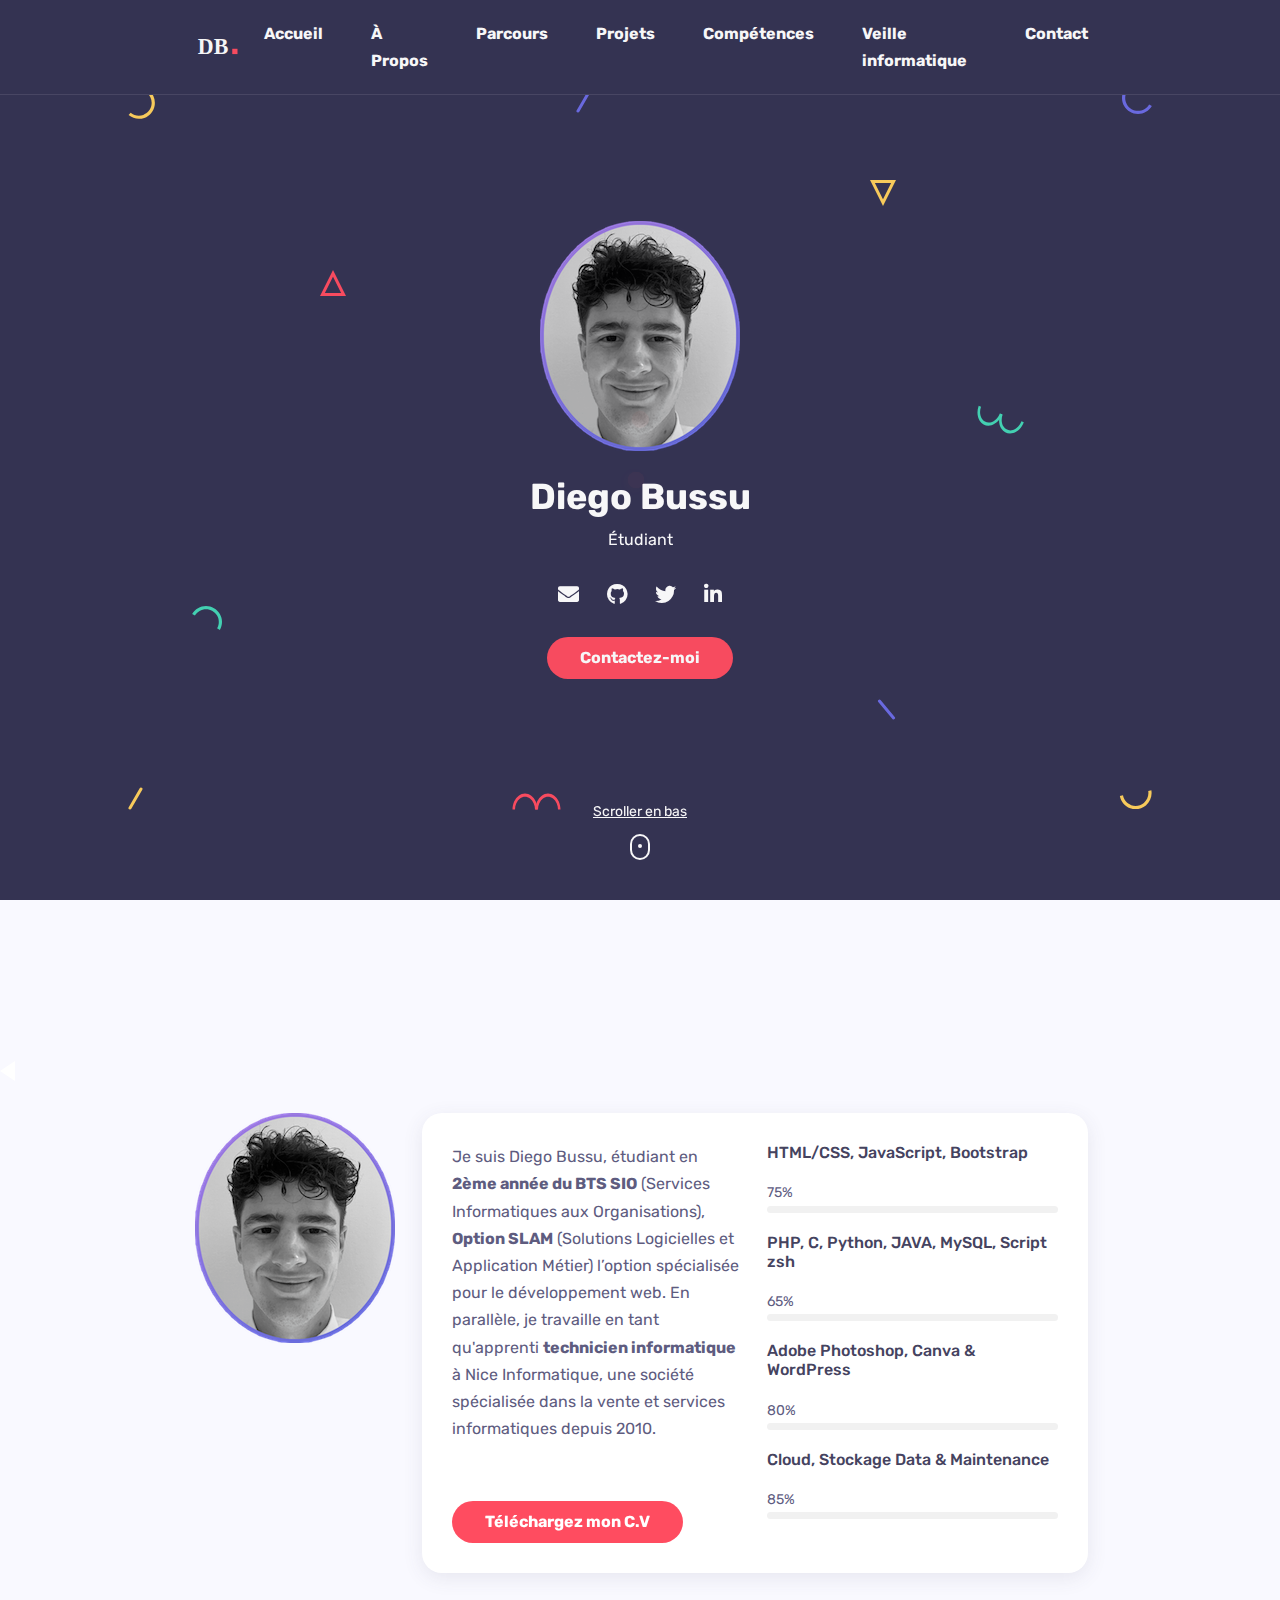
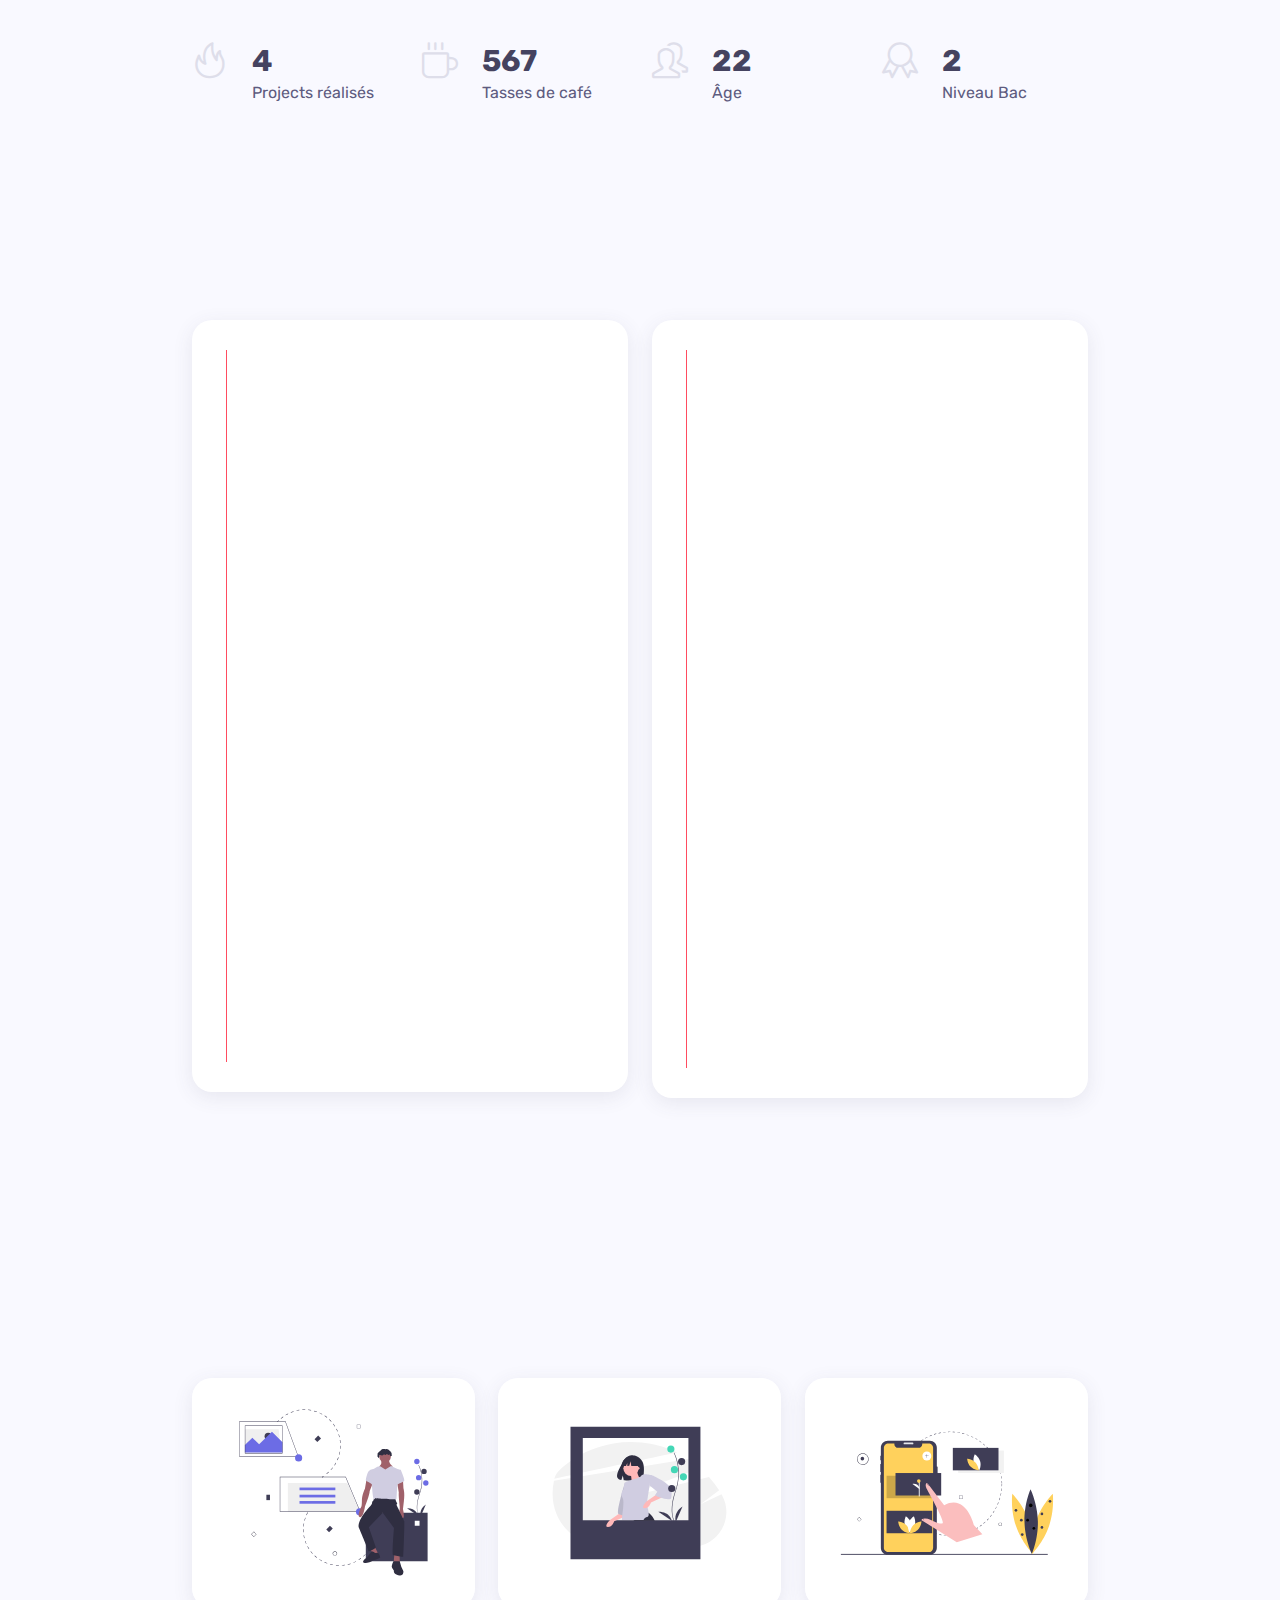
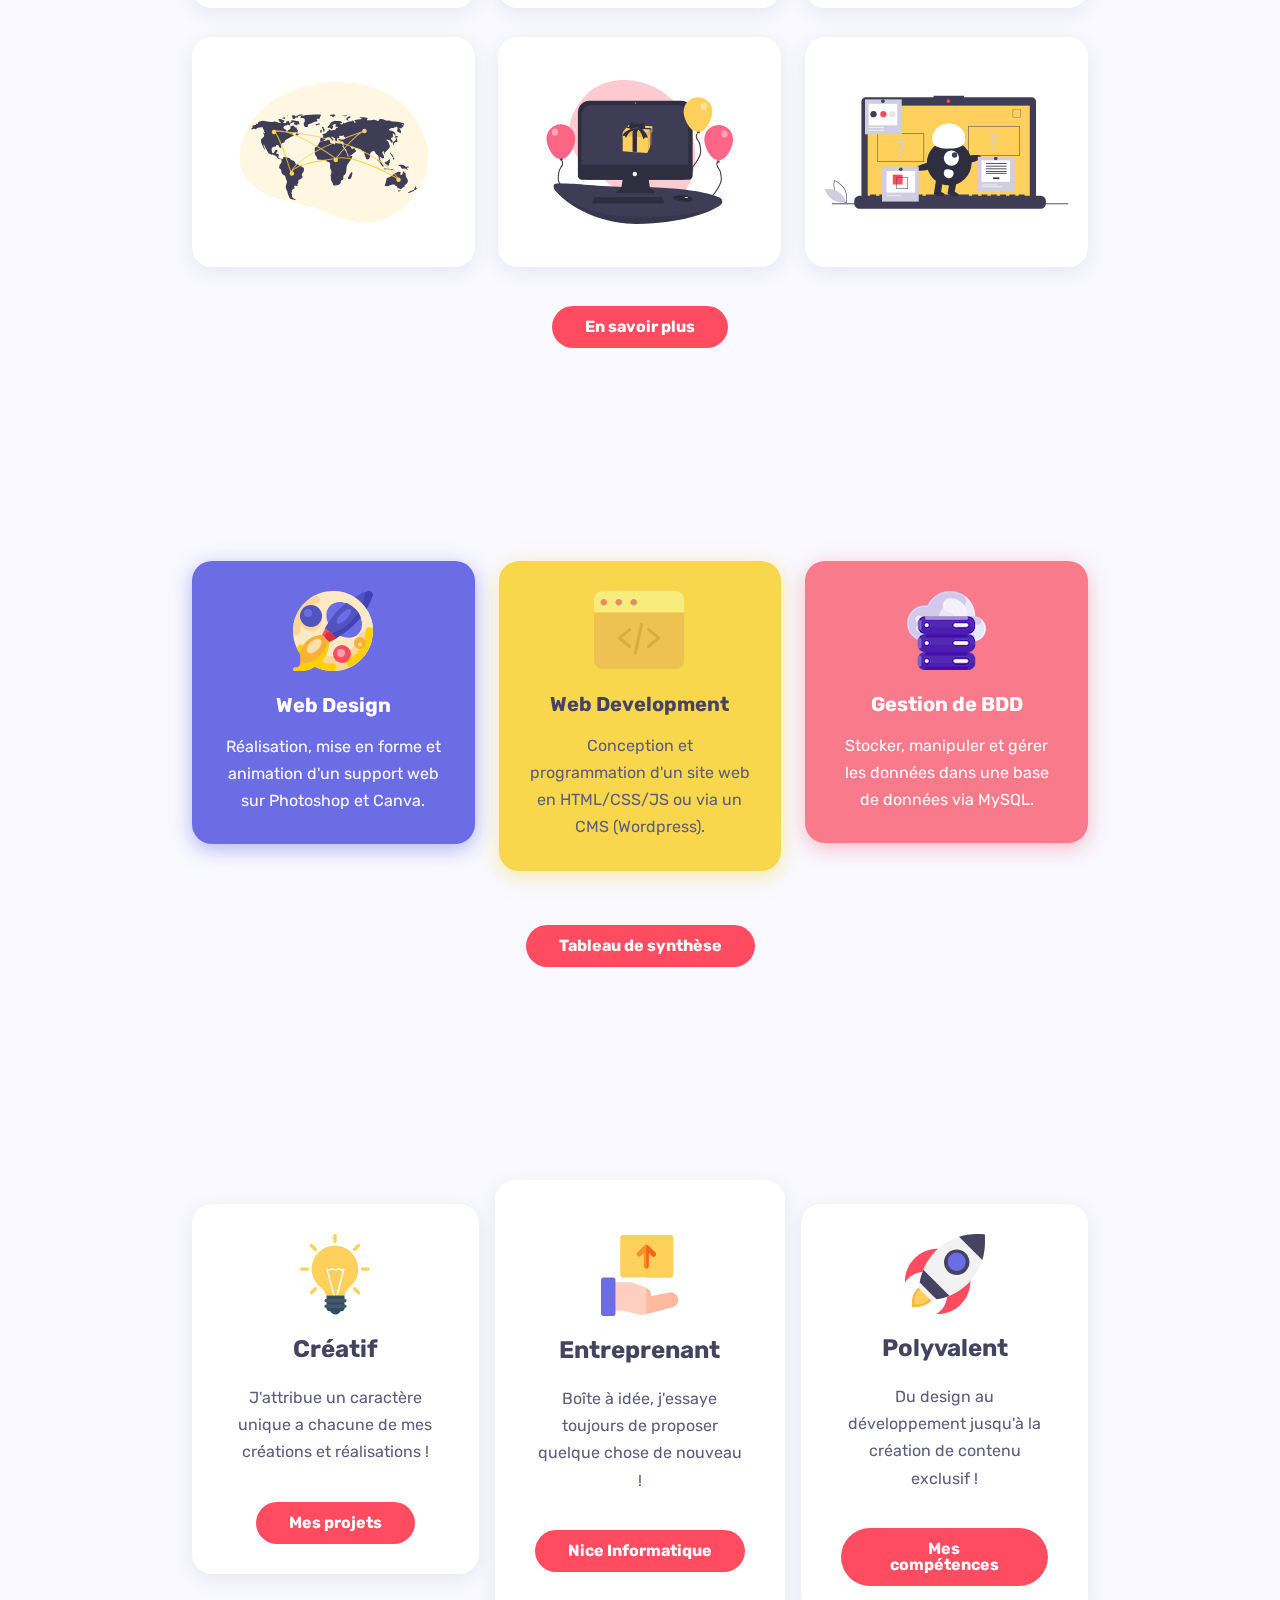
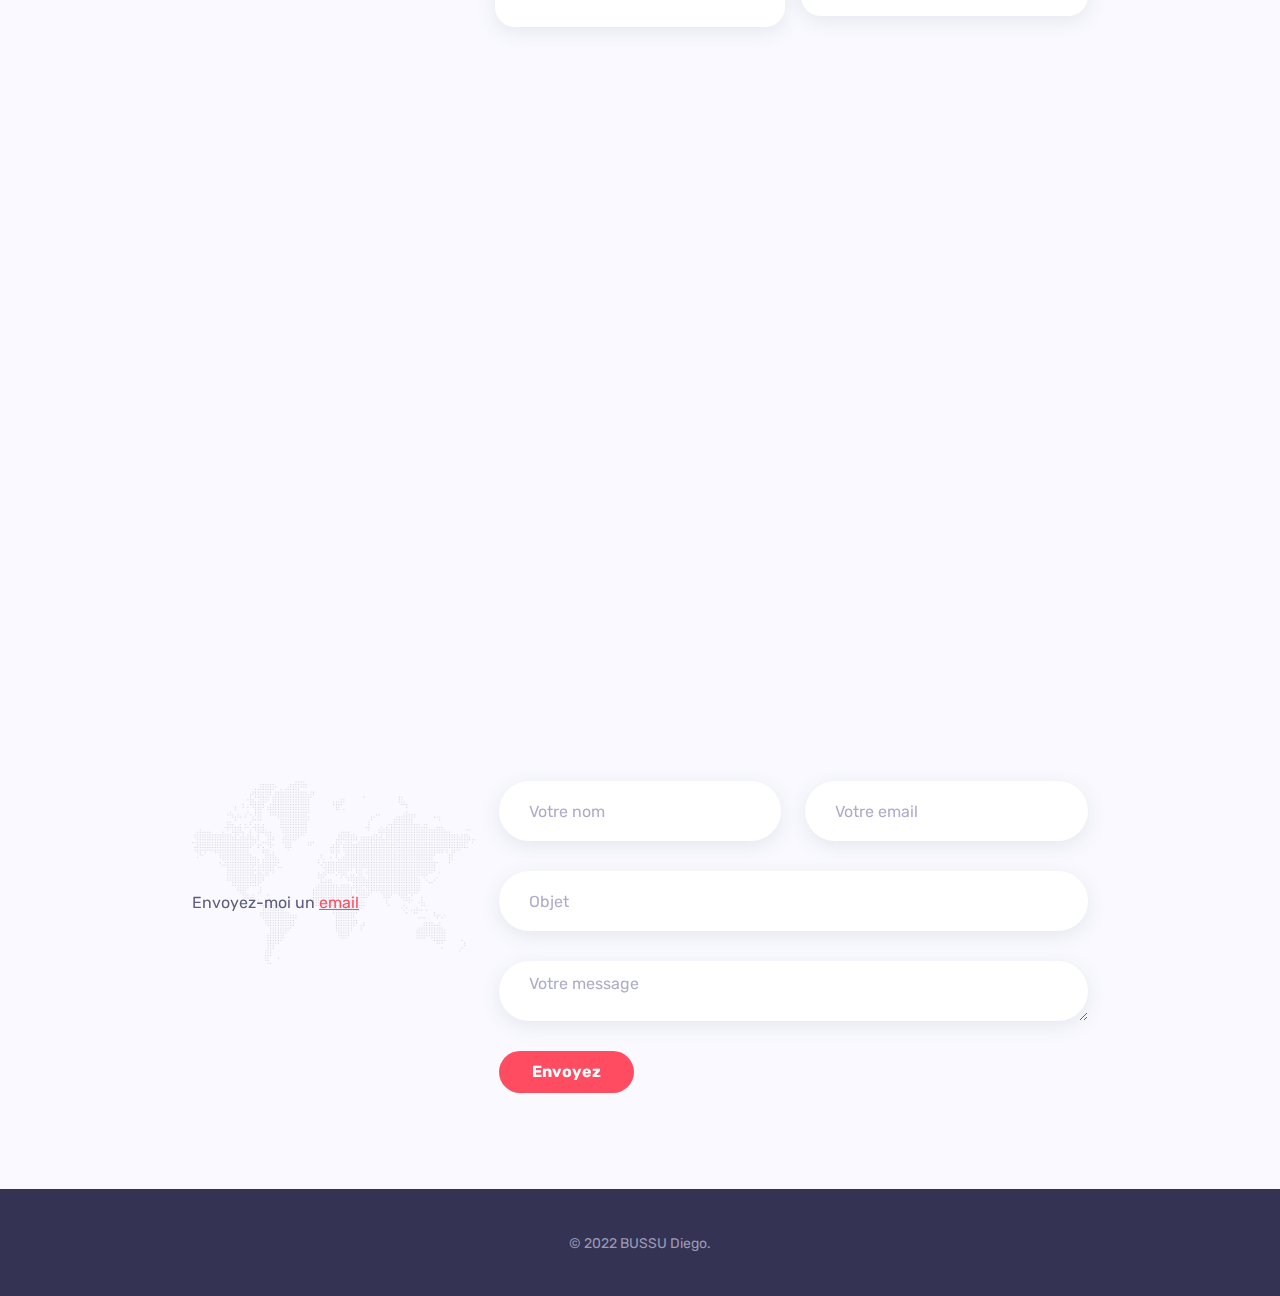
<file: index.html>
<!DOCTYPE html>
<html lang="en-fr">

<head>
    <meta http-equiv="Content-Type" content="text/html; charset=UTF-8">
    <title>BUSSU Diego - Portfolio</title>
    <meta name="description" content="BUSSU Diego - Portfolio">
    <meta name="viewport" content="width=device-width, initial-scale=1, maximum-scale=1">
    <link rel="shortcut icon" type="image/x-icon" href="images/logo.svg">

    <!-- STYLESHEETS -->
    <link rel="stylesheet" href="css/bootstrap.min.css" type="text/css" media="all">
    <link rel="stylesheet" href="css/all.min.css" type="text/css" media="all">
    <link rel="stylesheet" href="css/simple-line-icons.css" type="text/css" media="all">
    <link rel="stylesheet" href="css/slick.css" type="text/css" media="all">
    <link rel="stylesheet" href="css/animate.css" type="text/css" media="all">
    <link rel="stylesheet" href="css/magnific-popup.css" type="text/css" media="all">
    <link rel="stylesheet" href="css/style.css" type="text/css" media="all">

    <!--[if lt IE 9]>
      <script src="https://oss.maxcdn.com/html5shiv/3.7.2/html5shiv.min.js"></script>
      <script src="https://oss.maxcdn.com/respond/1.4.2/respond.min.js"></script>
    <![endif]-->

</head>

<body>

    <!-- Preloader -->
    <div id="preloader">
        <div class="outer">
            <!-- Google Chrome -->
            <div class="infinityChrome">
                <div></div>
                <div></div>
                <div></div>
            </div>

            <!-- Safari and others -->
            <div class="infinity">
                <div>
                    <span></span>
                </div>
                <div>
                    <span></span>
                </div>
                <div>
                    <span></span>
                </div>
            </div>
            <!-- Stuff -->
            <svg xmlns="http://www.w3.org/2000/svg" version="1.1" class="goo-outer">
                <defs>
                    <filter id="goo">
                        <feGaussianBlur in="SourceGraphic" stdDeviation="6" result="blur" />
                        <feColorMatrix in="blur" values="1 0 0 0 0  0 1 0 0 0  0 0 1 0 0  0 0 0 18 -7" result="goo" />
                        <feBlend in="SourceGraphic" in2="goo" />
                    </filter>
                </defs>
            </svg>
        </div>
    </div>

    <!-- desktop header -->
    <header class="desktop-header-3 fixed-top">

        <div class="container">

            <nav class="navbar navbar-expand-lg navbar-dark">
                <a class="navbar-brand" href="index.html"><img src="images/logo.svg" alt="logo DB" height="60px" width="60px"/></a><button
                    aria-controls="navbarNavDropdown" aria-expanded="false" aria-label="Toggle navigation"
                    class="navbar-toggler" data-bs-target="#navbarNavDropdown" data-bs-toggle="collapse"
                    type="button"><span class="navbar-toggler-icon"></span></button>
                <div class="collapse navbar-collapse" id="navbarNavDropdown">
                    <ul class="navbar-nav ms-auto scrollspy">
                        <li class="nav-item"><a class="nav-link" href="#home">Accueil</a></li>
                        <li class="nav-item"><a href="#about" class="nav-link">À Propos</a></li>
                        <li class="nav-item"><a href="#experience" class="nav-link">Parcours</a></li>
                        <li class="nav-item"><a href="#works" class="nav-link">Projets</a></li>
                        <li class="nav-item"><a href="#services" class="nav-link">Compétences</a></li>
                        <li class="nav-item"><a href="#blog" class="nav-link">Veille informatique</a></li>
                        <li class="nav-item"><a href="#contact" class="nav-link">Contact</a></li>
                    </ul>
                </div>
            </nav>

        </div>

    </header>

    <!-- main layout -->
    <main class="content-3">

        <!-- section home -->
        <section id="home" class="home d-flex align-items-center">
            <div class="container">

                <!-- intro -->
                <div class="intro">
                    <!-- avatar image -->
                    <img src="images/photo.png" alt="Diego" class="mb-4" />

                    <!-- info -->
                    <h1 class="mb-2 mt-0">Diego Bussu</h1>
                    <span class="text-rotating">Étudiant, Entrepreneur, WebDesigner</span>

                    <!-- social icons -->
                    <ul class="social-icons light list-inline mb-0 mt-4">
                        <li class="list-inline-item"><a href="mailto:jokonito06@gmail.com" target="_blank"><i class="fa fa-envelope"></i></a></li>
                        <li class="list-inline-item"><a href="https://github.com/DonTitoSama/" target="_blank"><i class="fab fa-github"></i></a></li>
                        <li class="list-inline-item"><a href="https://twitter.com/Madagaoma" target="_blank"><i class="fab fa-twitter"></i></a></li>
                        <li class="list-inline-item"><a href="https://www.linkedin.com/in/diego-b-93b817213/" target="_blank"><i class="fab fa-linkedin-in"></i></a></li>
                    </ul>

                    <!-- buttons -->
                    <div class="mt-4">
                        <a href="#contact" class="btn btn-default">Contactez-moi</a>
                    </div>
                </div>

                <!-- scroll down mouse wheel -->
                <div class="scroll-down">
                    <a href="#about" class="mouse-wrapper">
                        <span>Scroller en bas</span>
                        <span class="mouse">
                            <span class="wheel"></span>
                        </span>
                    </a>
                </div>

                <!-- parallax layers -->
                <div class="parallax" data-relative-input="true">

                    <svg width="27" height="29" data-depth="0.3" class="layer p1" xmlns="http://www.w3.org/2000/svg">
                        <path
                            d="M21.15625.60099c4.37954 3.67487 6.46544 9.40612 5.47254 15.03526-.9929 5.62915-4.91339 10.30141-10.2846 12.25672-5.37122 1.9553-11.3776.89631-15.75715-2.77856l2.05692-2.45134c3.50315 2.93948 8.3087 3.78663 12.60572 2.22284 4.297-1.5638 7.43381-5.30209 8.22768-9.80537.79387-4.50328-.8749-9.08872-4.37803-12.02821L21.15625.60099z"
                            fill="#FFD15C" fill-rule="evenodd" />
                    </svg>

                    <svg width="26" height="26" data-depth="0.2" class="layer p2" xmlns="http://www.w3.org/2000/svg">
                        <path d="M13 3.3541L2.42705 24.5h21.1459L13 3.3541z" stroke="#FF4C60" stroke-width="3"
                            fill="none" fill-rule="evenodd" />
                    </svg>

                    <svg width="30" height="25" data-depth="0.3" class="layer p3" xmlns="http://www.w3.org/2000/svg">
                        <path
                            d="M.1436 8.9282C3.00213 3.97706 8.2841.92763 14.00013.92796c5.71605.00032 10.9981 3.04992 13.85641 8 2.8583 4.95007 2.8584 11.0491-.00014 16.00024l-2.77128-1.6c2.28651-3.96036 2.28631-8.84002.00011-12.8002-2.2862-3.96017-6.5124-6.40017-11.08513-6.4-4.57271.00018-8.79872 2.43984-11.08524 6.4002l-2.77128-1.6z"
                            fill="#44D7B6" fill-rule="evenodd" />
                    </svg>

                    <svg width="15" height="23" data-depth="0.6" class="layer p4" xmlns="http://www.w3.org/2000/svg">
                        <rect transform="rotate(30 9.86603 10.13397)" x="7" width="3" height="25" rx="1.5"
                            fill="#FFD15C" fill-rule="evenodd" />
                    </svg>

                    <svg width="15" height="23" data-depth="0.2" class="layer p5" xmlns="http://www.w3.org/2000/svg">
                        <rect transform="rotate(30 9.86603 10.13397)" x="7" width="3" height="25" rx="1.5"
                            fill="#6C6CE5" fill-rule="evenodd" />
                    </svg>

                    <svg width="49" height="17" data-depth="0.5" class="layer p6" xmlns="http://www.w3.org/2000/svg">
                        <g fill="#FF4C60" fill-rule="evenodd">
                            <path
                                d="M.5 16.5c0-5.71709 2.3825-10.99895 6.25-13.8567 3.8675-2.85774 8.6325-2.85774 12.5 0C23.1175 5.50106 25.5 10.78292 25.5 16.5H23c0-4.57303-1.90625-8.79884-5-11.08535-3.09375-2.28652-6.90625-2.28652-10 0C4.90625 7.70116 3 11.92697 3 16.5H.5z" />
                            <path
                                d="M23.5 16.5c0-5.71709 2.3825-10.99895 6.25-13.8567 3.8675-2.85774 8.6325-2.85774 12.5 0C46.1175 5.50106 48.5 10.78292 48.5 16.5H46c0-4.57303-1.90625-8.79884-5-11.08535-3.09375-2.28652-6.90625-2.28652-10 0-3.09375 2.28651-5 6.51232-5 11.08535h-2.5z" />
                        </g>
                    </svg>

                    <svg width="26" height="26" data-depth="0.4" class="layer p7" xmlns="http://www.w3.org/2000/svg">
                        <path d="M13 22.6459L2.42705 1.5h21.1459L13 22.6459z" stroke="#FFD15C" stroke-width="3"
                            fill="none" fill-rule="evenodd" />
                    </svg>

                    <svg width="19" height="21" data-depth="0.3" class="layer p8" xmlns="http://www.w3.org/2000/svg">
                        <rect transform="rotate(-40 6.25252 10.12626)" x="7" width="3" height="25" rx="1.5"
                            fill="#6C6CE5" fill-rule="evenodd" />
                    </svg>

                    <svg width="30" height="25" data-depth="0.3" data-depth-y="-1.30" class="layer p9"
                        xmlns="http://www.w3.org/2000/svg">
                        <path
                            d="M29.8564 16.0718c-2.85854 4.95114-8.1405 8.00057-13.85654 8.00024-5.71605-.00032-10.9981-3.04992-13.85641-8-2.8583-4.95007-2.8584-11.0491.00014-16.00024l2.77128 1.6c-2.28651 3.96036-2.28631 8.84002-.00011 12.8002 2.2862 3.96017 6.5124 6.40017 11.08513 6.4 4.57271-.00018 8.79872-2.43984 11.08524-6.4002l2.77128 1.6z"
                            fill="#6C6CE5" fill-rule="evenodd" />
                    </svg>

                    <svg width="47" height="29" data-depth="0.2" class="layer p10" xmlns="http://www.w3.org/2000/svg">
                        <g fill="#44D7B6" fill-rule="evenodd">
                            <path
                                d="M46.78878 17.19094c-1.95535 5.3723-6.00068 9.52077-10.61234 10.8834-4.61167 1.36265-9.0893-.26708-11.74616-4.27524-2.65686-4.00817-3.08917-9.78636-1.13381-15.15866l2.34923.85505c-1.56407 4.29724-1.2181 8.92018.90705 12.12693 2.12514 3.20674 5.70772 4.5107 9.39692 3.4202 3.68921-1.0905 6.92581-4.40949 8.48988-8.70673l2.34923.85505z" />
                            <path
                                d="M25.17585 9.32448c-1.95535 5.3723-6.00068 9.52077-10.61234 10.8834-4.61167 1.36264-9.0893-.26708-11.74616-4.27525C.16049 11.92447-.27182 6.14628 1.68354.77398l2.34923.85505c-1.56407 4.29724-1.2181 8.92018.90705 12.12692 2.12514 3.20675 5.70772 4.5107 9.39692 3.4202 3.68921-1.0905 6.92581-4.40948 8.48988-8.70672l2.34923.85505z" />
                        </g>
                    </svg>

                    <svg width="33" height="20" data-depth="0.5" class="layer p11" xmlns="http://www.w3.org/2000/svg">
                        <path
                            d="M32.36774.34317c.99276 5.63023-1.09332 11.3614-5.47227 15.03536-4.37895 3.67396-10.3855 4.73307-15.75693 2.77837C5.76711 16.2022 1.84665 11.53014.8539 5.8999l3.15139-.55567c.7941 4.50356 3.93083 8.24147 8.22772 9.8056 4.29688 1.56413 9.10275.71673 12.60554-2.2227C28.34133 9.98771 30.01045 5.4024 29.21635.89884l3.15139-.55567z"
                            fill="#FFD15C" fill-rule="evenodd" />
                    </svg>

                </div>
            </div>

        </section>







        <!-- section about -->
        <section id="about">

            <div class="container">

                <!-- section title -->
                <h2 class="section-title wow fadeInUp">À Propos</h2>

                <div class="spacer" data-height="60"></div>

                <div class="row">

                    <div class="col-md-3">
                        <div class="text-center text-md-left">
                            <!-- avatar image -->
                            <img src="images/photo.png" alt="Diego" />
                        </div>
                        <div class="spacer d-md-none d-lg-none" data-height="30"></div>
                    </div>

                    <div class="col-md-9 triangle-left-md triangle-top-sm">
                        <div class="rounded bg-white shadow-dark padding-30">
                            <div class="row">
                                <div class="col-md-6">
                                    <!-- about text -->
                                    <p>Je suis Diego Bussu, étudiant en <strong>2ème année du BTS SIO</strong> (Services Informatiques aux Organisations), 
                                        <strong>Option SLAM</strong> (Solutions Logicielles et Application Métier) l’option spécialisée pour le développement web. 
                                        En parallèle, je travaille en tant qu'apprenti <strong>technicien informatique</strong> à Nice Informatique, une société spécialisée dans la vente et services informatiques depuis 2010.
                                    </p>
                                    <br>
                                    <div class="mt-3">
                                        <a href="docs/CV BUSSU Diego FR.pdf" target="_blank" class="btn btn-default">Téléchargez mon C.V</a>
                                    </div>
                                </div>
                                <div class="col-md-6">
                                    <!-- skill item -->
                                    <div class="skill-item">
                                        <div class="skill-info clearfix">
                                            <h4 class="float-left mb-3 mt-0">HTML/CSS, JavaScript, Bootstrap</h4>
                                            <span class="float-right">75%</span>
                                        </div>
                                        <div class="progress">
                                            <div class="progress-bar data-background" role="progressbar"
                                                aria-valuemin="0" aria-valuemax="100" aria-valuenow="75"
                                                data-color="#FFD15C">
                                            </div>
                                        </div>
                                        <div class="spacer" data-height="20"></div>
                                    </div>

                                    <!-- skill item -->
                                    <div class="skill-item">
                                        <div class="skill-info clearfix">
                                            <h4 class="float-left mb-3 mt-0">PHP, C, Python, JAVA, MySQL, Script zsh</h4>
                                            <span class="float-right">65%</span>
                                        </div>
                                        <div class="progress">
                                            <div class="progress-bar data-background" role="progressbar"
                                                aria-valuemin="0" aria-valuemax="100" aria-valuenow="65"
                                                data-color="#FF4C60">
                                            </div>
                                        </div>
                                        <div class="spacer" data-height="20"></div>
                                    </div>

                                    <!-- skill item -->
                                    <div class="skill-item">
                                        <div class="skill-info clearfix">
                                            <h4 class="float-left mb-3 mt-0">Adobe Photoshop, Canva & WordPress</h4>
                                            <span class="float-right">80%</span>
                                        </div>
                                        <div class="progress">
                                            <div class="progress-bar data-background" role="progressbar"
                                                aria-valuemin="0" aria-valuemax="100" aria-valuenow="80"
                                                data-color="#6C6CE5">
                                            </div>
                                        </div>
                                        <div class="spacer" data-height="20"></div>
                                    </div>

                                    <!-- skill item -->
                                    <div class="skill-item">
                                        <div class="skill-info clearfix">
                                                <h4 class="float-left mb-3 mt-0">Cloud, Stockage Data & Maintenance</h4>
                                                <span class="float-right">85%</span>
                                        </div>
                                        <div class="progress">
                                            <div class="progress-bar data-background" role="progressbar"
                                                aria-valuemin="0" aria-valuemax="100" aria-valuenow="85"
                                                data-color="#039e20">
                                            </div>
                                        </div>
                                    </div>
                                </div>
                            </div>
                        </div>
                    </div>

                </div>
                <!-- row end -->

                <div class="spacer" data-height="70"></div>

                <div class="row">

                    <div class="col-md-3 col-sm-6">
                        <!-- fact item -->
                        <div class="fact-item">
                            <span class="icon icon-fire"></span>
                            <div class="details">
                                <h3 class="mb-0 mt-0 number"><em class="count">4</em></h3>
                                <p class="mb-0">Projects réalisés</p>
                            </div>
                        </div>
                        <div class="spacer d-md-none d-lg-none" data-height="30"></div>
                    </div>

                    <div class="col-md-3 col-sm-6">
                        <!-- fact item -->
                        <div class="fact-item">
                            <span class="icon icon-cup"></span>
                            <div class="details">
                                <h3 class="mb-0 mt-0 number"><em class="count">567</em></h3>
                                <p class="mb-0">Tasses de café</p>
                            </div>
                        </div>
                        <div class="spacer d-md-none d-lg-none" data-height="30"></div>
                    </div>

                    <div class="col-md-3 col-sm-6">
                        <!-- fact item -->
                        <div class="fact-item">
                            <span class="icon icon-people"></span>
                            <div class="details">
                                <h3 class="mb-0 mt-0 number"><em class="count">22</em></h3>
                                <p class="mb-0">Âge</p>
                            </div>
                        </div>
                        <div class="spacer d-md-none d-lg-none" data-height="30"></div>
                    </div>

                    <div class="col-md-3 col-sm-6">
                        <!-- fact item -->
                        <div class="fact-item">
                            <span class="icon icon-badge"></span>
                            <div class="details">
                                <h3 class="mb-0 mt-0 number"><em class="count">2</em></h3>
                                <p class="mb-0">Niveau Bac</p>
                            </div>
                        </div>
                    </div>

                </div>

            </div>

        </section>







        <!-- section experience -->
        <section id="experience">

            <div class="container">
        
                <!-- section title -->
                <h2 class="section-title wow fadeInUp">Mon parcours</h2>
        
                <div class="spacer" data-height="60"></div>
        
                <div class="row">
        
                    <div class="col-md-6">
        
                        <!-- timeline wrapper -->
                        <div class="timeline edu bg-white rounded shadow-dark padding-30 overflow-hidden">
        
                            <!-- timeline item -->
                            <div class="timeline-container wow fadeInUp">
                                <div class="content">
                                    <span class="time">2021 - 2023</span>
                                    <h3 class="title">BTS SIO option SLAM (Solutions Logicielles et Applications Métiers)</h3>
                                    <p><strong>UFIP Business School (Nice)</strong> - Rédaction d’un cahier des charges, formulation des besoins et spécifications, 
                                    développement web et applications.
                                    </p>
                                </div>
                            </div>
        
                            <!-- timeline item -->
                            <div class="timeline-container wow fadeInUp" data-wow-delay="0.2s">
                                <div class="content">
                                    <span class="time">2018 - 2021</span>
                                    <h3 class="title">Licence Informatique</h3>
                                    <p><strong>Université de Valrose (Nice)</strong> - Une formation pluridisciplinaire qui offre une spécialisation dans le domaine de la conception, 
                                    la réalisation et de la programmation.
                                    </p>
                                </div>
                            </div>
        
                            <!-- timeline item -->
                            <div class="timeline-container wow fadeInUp" data-wow-delay="0.4s">
                                <div class="content">
                                    <span class="time">2018</span>
                                    <h3 class="title">Baccalauréat Scientifique Option Math</h3>
                                    <p><strong>Lycée Thierry Maulnier (Nice)</strong> - Filière générale avec une option supplémentaire orienté vers les 
                                    mathématiques.
                                    </p>
                                </div>
                            </div>
        
                            <!-- main line -->
                            <span class="line"></span>
        
                        </div>
        
                    </div>
        
                    <div class="col-md-6">
        
                        <!-- responsive spacer -->
                        <div class="spacer d-md-none d-lg-none" data-height="30"></div>
        
                        <!-- timeline wrapper -->
                        <div class="timeline exp bg-white rounded shadow-dark padding-30 overflow-hidden">
        
                            <!-- timeline item -->
                            <div class="timeline-container wow fadeInUp">
                                <div class="content">
                                    <span class="time">2021 - 2023</span>
                                    <h3 class="title">Technicien informatique - En alternance</h3>
                                    <p><strong>Nice Informatique (Nice)</strong> - Une boutique spécialisée dans la réparation et vente d'ordinateurs depuis 2010.</p>
                                    <p>Gestion du stock, récupération de données perdues, stockage data client, désinfection.</p> 
                                </div>
                            </div>
        
                            <!-- timeline item -->
                            <div class="timeline-container wow fadeInUp" data-wow-delay="0.2s">
                                <div class="content">
                                    <span class="time">2020</span>
                                    <h3 class="title">Agent de tri et de distribution</h3>
                                    <p><strong>La Poste (P.A.L, Nice)</strong> - Chargement, déchargement de camions et tri des colis.</p>
                                    <p>Préparation et distribution des colis, mise en point relais.</p>
                                </div>
                            </div>
        
                            <!-- timeline item -->
                            <div class="timeline-container wow fadeInUp" data-wow-delay="0.4s">
                                <div class="content">
                                    <span class="time">2019</span>
                                    <h3 class="title">Agent de piste</h3>
                                    <p><strong>Avia Partner (Aéroport de Nice)</strong> - Conduite d'engins de transport de bagages sur la piste, chargement des bagages en soute, aide au stationnement de l'avion.</p>
                                </div>
                            </div>
        
                            <!-- main line -->
                            <span class="line"></span>
        
                        </div>
        
                    </div>

                </div>
        
            </div>
        
        </section>

        

 



        <!-- section works -->
        <section id="works">

            <div class="container">

                <!-- section title -->
                <h2 class="section-title wow fadeInUp">Mes projets</h2>

                <div class="spacer" data-height="60"></div>

                <!-- portfolio filter (desktop) -->
                <ul class="portfolio-filter list-inline wow fadeInUp">
                    <li class="current list-inline-item" data-filter="*">All</li>
                    <li class="list-inline-item" data-filter=".webdevelopment">Web Development</li>
                    <li class="list-inline-item" data-filter=".games">Games</li>
                    <li class="list-inline-item" data-filter=".design">Design</li>
                    <li class="list-inline-item" data-filter=".branding">Branding</li>
                </ul>

                <!-- portfolio filter (mobile) -->
                <div class="pf-filter-wrapper">
                    <select class="portfolio-filter-mobile">
                        <option value="*">All</option>
                        <option value=".webdevelopment">Web Devlopment</option>
                        <option value=".games">Games</option>
                        <option value=".design">Design</option>
                        <option value=".branding">Branding</option>
                    </select>
                </div>

                <!-- portolio wrapper -->
                <div class="row portfolio-wrapper">

                    <!-- portfolio item -->
                    <div class="col-md-4 col-sm-6 grid-item games">
                        <a href="images/works/1.svg" class="work-image">
                            <div class="portfolio-item rounded shadow-dark">
                                <div class="details">
                                    <span class="term">Games</span>
                                    <h4 class="title">Project Managment Illustration</h4>
                                    <span class="more-button"><i class="icon-magnifier-add"></i></span>
                                </div>
                                <div class="thumb">
                                    <img src="images/works/1.svg" alt="Portfolio-title" />
                                    <div class="mask"></div>
                                </div>
                            </div>
                        </a>
                    </div>

                    <!-- portfolio item -->
                    <div class="col-md-4 col-sm-6 grid-item webdevelopment design">
                        <a href="#small-dialog" class="work-content">
                            <div class="portfolio-item rounded shadow-dark">
                                <div class="details">
                                    <span class="term">Web Development</span>
                                    <h4 class="title">Guest App Walkthrough Screens</h4>
                                    <span class="more-button"><i class="icon-options"></i></span>
                                </div>
                                <div class="thumb">
                                    <img src="images/works/2.svg" alt="Portfolio-title" />
                                    <div class="mask"></div>
                                </div>
                            </div>
                        </a>
                        <div id="small-dialog" class="white-popup zoom-anim-dialog mfp-hide">
                            <img src="images/single-work.svg" alt="Title" />
                            <h2>Guest App Walkthrough Screens</h2>
                            <p>Lorem ipsum dolor sit amet, consectetur adipiscing elit. Etiam hendrerit nibh in massa
                                semper rutrum. In rhoncus eleifend mi id tempus.</p>
                            <p>Donec consectetur, libero at pretium euismod, nisl felis lobortis urna, id tristique nisl
                                lectus eget ligula.</p>
                            <a href="#" class="btn btn-default">View on Dribbble</a>
                        </div>
                    </div>

                    <!-- portfolio item -->
                    <div class="col-md-4 col-sm-6 grid-item branding">
                        <a href="https://www.youtube.com/watch?v=qf9z4ulfmYw" class="work-video">
                            <div class="portfolio-item rounded shadow-dark">
                                <div class="details">
                                    <span class="term">Branding</span>
                                    <h4 class="title">Delivery App Wireframe</h4>
                                    <span class="more-button"><i class="icon-camrecorder"></i></span>
                                </div>
                                <div class="thumb">
                                    <img src="images/works/3.svg" alt="Portfolio-title" />
                                    <div class="mask"></div>
                                </div>
                            </div>
                        </a>
                    </div>

                    <!-- portfolio item -->
                    <div class="col-md-4 col-sm-6 grid-item webdevelopment">
                        <a href="https://w.soundcloud.com/player/?url=https%3A//api.soundcloud.com/tracks/240233494&color=%23ff5500&auto_play=false&hide_related=false&show_comments=true&show_user=true&show_reposts=false&show_teaser=true&visual=true"
                            class="work-video">
                            <div class="portfolio-item rounded shadow-dark">
                                <div class="details">
                                    <span class="term">Web Development</span>
                                    <h4 class="title">Onboarding Motivation</h4>
                                    <span class="more-button"><i class="icon-music-tone-alt"></i></span>
                                </div>
                                <div class="thumb">
                                    <img src="images/works/4.svg" alt="Portfolio-title" />
                                    <div class="mask"></div>
                                </div>
                            </div>
                        </a>
                    </div>

                    <!-- portfolio item -->
                    <div class="col-md-4 col-sm-6 grid-item art branding">
                        <a href="#gallery-1" class="gallery-link">
                            <div class="portfolio-item rounded shadow-dark">
                                <div class="details">
                                    <span class="term">Art, Branding</span>
                                    <h4 class="title">iMac Mockup Design</h4>
                                    <span class="more-button"><i class="icon-picture"></i></span>
                                </div>
                                <div class="thumb">
                                    <img src="images/works/5.svg" alt="Portfolio-title" />
                                    <div class="mask"></div>
                                </div>
                            </div>
                        </a>
                        <div id="gallery-1" class="gallery mfp-hide">
                            <a href="images/works/5.svg"></a>
                            <a href="images/works/4.svg"></a>
                        </div>
                    </div>

                    <!-- portfolio item -->
                    <div class="col-md-4 col-sm-6 grid-item webdevelopment design">
                        <a href="https://themeforest.net/user/pxlsolutions/portfolio" target="_blank">
                            <div class="portfolio-item rounded shadow-dark">
                                <div class="details">
                                    <span class="term">Web Development, Design</span>
                                    <h4 class="title">Game Store App Concept</h4>
                                    <span class="more-button"><i class="icon-link"></i></span>
                                </div>
                                <div class="thumb">
                                    <img src="images/works/6.svg" alt="Portfolio-title" />
                                    <div class="mask"></div>
                                </div>
                            </div>
                        </a>
                    </div>

                </div>

                <!-- more button -->
                <div class="load-more text-center mt-4">
                    <a href="javascript:" class="btn btn-default"><i class="fas fa-spinner"></i>En savoir plus</a>
                    <!-- numbered pagination (hidden for infinite scroll) -->
                    <ul class="portfolio-pagination list-inline d-none">
                        <li class="list-inline-item">1</li>
                        <li class="list-inline-item"><a href="">2</a></li>
                    </ul>
                </div>

            </div>

        </section>






        <!-- section services -->
        <section id="services">

                <div class="container">
    
                    <!-- section title -->
                    <h2 class="section-title wow fadeInUp">Compétences</h2>
    
                    <div class="spacer" data-height="60"></div>
    
                    <div class="row">
    
                        <div class="col-md-4">
                            <!-- service box -->
                            <div class="service-box rounded data-background padding-30 text-center text-light shadow-blue"
                                data-color="#6C6CE5">
                                <img src="images/service-1.svg" alt="Web design" />
                                <h3 class="mb-3 mt-0">Web Design</h3>
                                <p class="mb-0">Réalisation, mise en forme et animation d'un support web sur Photoshop et Canva.</p>
                            </div>
                            <div class="spacer d-md-none d-lg-none" data-height="30"></div>
                        </div>
    
                        <div class="col-md-4">
                            <!-- service box -->
                            <div class="service-box rounded data-background padding-30 text-center shadow-yellow"
                                data-color="#F9D74C">
                                <img src="images/service-2.svg" alt="Web Development" />
                                <h3 class="mb-3 mt-0">Web Development</h3>
                                <p class="mb-0">Conception et programmation d'un site web en HTML/CSS/JS ou via un CMS (Wordpress).</p>
                            </div>
                            <div class="spacer d-md-none d-lg-none" data-height="30"></div>
                        </div>
    
                        <div class="col-md-4">
                            <!-- service box -->
                            <div class="service-box rounded data-background padding-30 text-center text-light shadow-pink"
                                data-color="#F97B8B">
                                <img src="images/bdd.png" alt="Gestion de BDD" />
                                <h3 class="mb-3 mt-0">Gestion de BDD</h3>
                                <p class="mb-0">Stocker, manipuler et gérer les données dans une base de données via MySQL.</p>
                            </div>
                        </div>   
                    </div>
                    </div>
    
                </div>
                <br><br><div class="text-center"><a href="docs/Tableau_de_synthèse.pdf" target="_blank" class="btn btn-default">Tableau de synthèse</a></div>
        </section>







        <!-- section prices -->
        <section id="prices">

            <div class="container">

                <!-- section title -->
                <h2 class="section-title wow fadeIn">Pourquoi me choisir ?</h2>

                <div class="spacer" data-height="60"></div>

                <div class="row">

                    <div class="col-md-4 pe-md-2 mt-md-4 mt-0">
                        <!-- price item -->
                        <div class="price-item bg-white rounded shadow-dark text-center">
                            <img src="images/price-1.svg" alt="Regular" />
                            <h2 class="plan">Créatif</h2>
                            <p>J'attribue un caractère unique a chacune de mes créations et réalisations !</p>
                            <a href="#works" class="btn btn-default">Mes projets</a>
                        </div>
                    </div>

                    <div class="col-md-4 px-md-2 my-4 my-md-0">
                        <!-- price item recommended-->
                        <div class="price-item bg-white rounded shadow-dark text-center best">
                            <img src="images/price-2.svg" alt="Premium" />
                            <h2 class="plan">Entreprenant</h2>
                            <p>Boîte à idée, j'essaye toujours de proposer quelque chose de nouveau !</p>
                            <a href="https://niceinformatique.fr/" target="_blank" class="btn btn-default">Nice Informatique</a>
                        </div>
                    </div>

                    <div class="col-md-4 ps-md-2 mt-md-4 mt-0">
                        <!-- price item -->
                        <div class="price-item bg-white rounded shadow-dark text-center">
                            <img src="images/price-3.svg" alt="Ultimate" />
                            <h2 class="plan">Polyvalent</h2>
                            <p>Du design au développement jusqu'à la création de contenu exclusif !</p>
                            <a href="#services" class="btn btn-default">Mes compétences</a>
                        </div>
                    </div>

                </div>

            </div>

        </section>








        <!-- section blog -->
        <section id="blog">

            <div class="container">

                <!-- section title -->
                <h2 class="section-title wow fadeInUp">Veille informatique</h2>

                <div class="spacer" data-height="60"></div>

                <div class="row blog-wrapper">

                    <div class="col-md-4">
                        <!-- blog item -->
                        <div class="blog-item rounded bg-white shadow-dark wow fadeIn">
                            <div class="thumb">
                                <a href="#">
                                    <span class="category">Technologique</span>
                                </a>
                                <a href="#">
                                    <img src="images/blog/1.svg" alt="blog-title" />
                                </a>
                            </div>
                            <div class="details">
                                <h4 class="my-0 title"><a href="#">Le framework Symfony, c'est quoi ?</a></h4>
                                <ul class="list-inline meta mb-0 mt-2">
                                    <li class="list-inline-item">02 Mars, 2023</li>
                                    <li class="list-inline-item">Diego</li>
                                </ul>
                            </div>
                        </div>
                    </div>

                    <div class="col-md-4">
                        <!-- blog item -->
                        <div class="blog-item rounded bg-white shadow-dark wow fadeIn">
                            <div class="thumb">
                                <a href="#">
                                    <span class="category">Juridique</span>
                                </a>
                                <a href="#">
                                    <img src="images/blog/2.svg" alt="blog-title" />
                                </a>
                            </div>
                            <div class="details">
                                <h4 class="my-0 title"><a href="#">La mise en conformité au RGPD</a></h4>
                                <ul class="list-inline meta mb-0 mt-2">
                                    <li class="list-inline-item">02 Mars, 2023</li>
                                    <li class="list-inline-item">Diego</li>
                                </ul>
                            </div>
                        </div>
                    </div>

                    <div class="col-md-4">
                        <!-- blog item -->
                        <div class="blog-item rounded bg-white shadow-dark wow fadeIn">
                            <div class="thumb">
                                <a href="#">
                                    <span class="category">Développement</span>
                                </a>
                                <a href="#">
                                    <img src="images/blog/3.svg" alt="blog-title" />
                                </a>
                            </div>
                            <div class="details">
                                <h4 class="my-0 title"><a href="#">Langage de programmation, par quoi commencer ?</a></h4>
                                <ul class="list-inline meta mb-0 mt-2">
                                    <li class="list-inline-item">02 Mars, 2023</li>
                                    <li class="list-inline-item">Diego</li>
                                </ul>
                            </div>
                        </div>
                    </div>

                </div>

            </div>

        </section>






        <!-- section contact -->
        <section id="contact">

            <div class="container">

                <!-- section title -->
                <h2 class="section-title wow fadeInUp">Contactez-moi</h2>

                <div class="spacer" data-height="60"></div>

                <div class="row">

                    <div class="col-md-4">
                        <!-- contact info -->
                        <div class="contact-info">
                            <h3 class="wow fadeInUp">Remplir le formulaire </h3><br>

                            <p class="wow fadeInUp">Vous n'aimez pas les formulaires ?</p>
                            Envoyez-moi un <a href="mailto:jokonito06@gmail.com" target="_blank">email</a></p>
                        </div>
                    </div>

                    <div class="col-md-8">
                        <!-- Contact Form -->
                        <form id="contact-form" class="contact-form mt-6" method="post" action="form/contact.php">

                            <div class="messages"></div>

                            <div class="row">
                                <div class="column col-md-6">
                                    <!-- Name input -->
                                    <div class="form-group">
                                        <input type="text" class="form-control" name="InputName" id="InputName"
                                            placeholder="Votre nom" required="required" data-error="Le nom est requis.">
                                        <div class="help-block with-errors"></div>
                                    </div>
                                </div>

                                <div class="column col-md-6">
                                    <!-- Email input -->
                                    <div class="form-group">
                                        <input type="email" class="form-control" id="InputEmail" name="InputEmail"
                                            placeholder="Votre email" required="required"
                                            data-error="L'email est requis.">
                                        <div class="help-block with-errors"></div>
                                    </div>
                                </div>

                                <div class="column col-md-12">
                                    <!-- Email input -->
                                    <div class="form-group">
                                        <input type="text" class="form-control" id="InputSubject" name="InputSubject"
                                            placeholder="Objet" required="required" data-error="L'object est requis.">
                                        <div class="help-block with-errors"></div>
                                    </div>
                                </div>

                                <div class="column col-md-12">
                                    <!-- Message textarea -->
                                    <div class="form-group">
                                        <textarea name="InputMessage" id="InputMessage" class="form-control" rows="5"
                                            placeholder="Votre message" required="required"
                                            data-error="Le message est requis."></textarea>
                                        <div class="help-block with-errors"></div>
                                    </div>
                                </div>
                            </div>

                            <button type="submit" name="submit" id="submit" value="Submit" class="btn btn-default">Envoyez
                            </button><!-- Send Button -->

                        </form>
                        <!-- Contact Form end -->
                    </div>

                </div>

            </div>

        </section>

        <div class="spacer" data-height="96"></div>

        <footer class="footer">
            <div class="container">
                <span class="copyright">© 2022 BUSSU Diego.</span>
            </div>
        </footer>

    </main>

    <!-- Go to top button -->
    <a href="javascript:" id="return-to-top"><i class="fas fa-arrow-up"></i></a>

    <!-- SCRIPTS -->
    <script src="js/jquery-1.12.3.min.js"></script>
    <script src="js/jquery.easing.min.js"></script>
    <script src="js/jquery.waypoints.min.js"></script>
    <script src="js/jquery.counterup.min.js"></script>
    <script src="js/popper.min.js"></script>
    <script src="js/bootstrap.min.js"></script>
    <script src="js/isotope.pkgd.min.js"></script>
    <script src="js/infinite-scroll.min.js"></script>
    <script src="js/imagesloaded.pkgd.min.js"></script>
    <script src="js/slick.min.js"></script>
    <script src="js/contact.js"></script>
    <script src="js/validator.js"></script>
    <script src="js/wow.min.js"></script>
    <script src="js/morphext.min.js"></script>
    <script src="js/parallax.min.js"></script>
    <script src="js/jquery.magnific-popup.min.js"></script>
    <script src="js/custom.js"></script>

</body>

</html>
</file>
<file: css/simple-line-icons.css>
@font-face {
  font-family: 'simple-line-icons';
  src: url('../fonts/Simple-Line-Icons.eot?v=2.4.0');
  src: url('../fonts/Simple-Line-Icons.eot?v=2.4.0#iefix') format('embedded-opentype'), url('../fonts/Simple-Line-Icons.woff2?v=2.4.0') format('woff2'), url('../fonts/Simple-Line-Icons.ttf?v=2.4.0') format('truetype'), url('../fonts/Simple-Line-Icons.woff?v=2.4.0') format('woff'), url('../fonts/Simple-Line-Icons.svg?v=2.4.0#simple-line-icons') format('svg');
  font-weight: normal;
  font-style: normal;
}
/*
 Use the following CSS code if you want to have a class per icon.
 Instead of a list of all class selectors, you can use the generic [class*="icon-"] selector, but it's slower:
*/
.icon-user,
.icon-people,
.icon-user-female,
.icon-user-follow,
.icon-user-following,
.icon-user-unfollow,
.icon-login,
.icon-logout,
.icon-emotsmile,
.icon-phone,
.icon-call-end,
.icon-call-in,
.icon-call-out,
.icon-map,
.icon-location-pin,
.icon-direction,
.icon-directions,
.icon-compass,
.icon-layers,
.icon-menu,
.icon-list,
.icon-options-vertical,
.icon-options,
.icon-arrow-down,
.icon-arrow-left,
.icon-arrow-right,
.icon-arrow-up,
.icon-arrow-up-circle,
.icon-arrow-left-circle,
.icon-arrow-right-circle,
.icon-arrow-down-circle,
.icon-check,
.icon-clock,
.icon-plus,
.icon-minus,
.icon-close,
.icon-event,
.icon-exclamation,
.icon-organization,
.icon-trophy,
.icon-screen-smartphone,
.icon-screen-desktop,
.icon-plane,
.icon-notebook,
.icon-mustache,
.icon-mouse,
.icon-magnet,
.icon-energy,
.icon-disc,
.icon-cursor,
.icon-cursor-move,
.icon-crop,
.icon-chemistry,
.icon-speedometer,
.icon-shield,
.icon-screen-tablet,
.icon-magic-wand,
.icon-hourglass,
.icon-graduation,
.icon-ghost,
.icon-game-controller,
.icon-fire,
.icon-eyeglass,
.icon-envelope-open,
.icon-envelope-letter,
.icon-bell,
.icon-badge,
.icon-anchor,
.icon-wallet,
.icon-vector,
.icon-speech,
.icon-puzzle,
.icon-printer,
.icon-present,
.icon-playlist,
.icon-pin,
.icon-picture,
.icon-handbag,
.icon-globe-alt,
.icon-globe,
.icon-folder-alt,
.icon-folder,
.icon-film,
.icon-feed,
.icon-drop,
.icon-drawer,
.icon-docs,
.icon-doc,
.icon-diamond,
.icon-cup,
.icon-calculator,
.icon-bubbles,
.icon-briefcase,
.icon-book-open,
.icon-basket-loaded,
.icon-basket,
.icon-bag,
.icon-action-undo,
.icon-action-redo,
.icon-wrench,
.icon-umbrella,
.icon-trash,
.icon-tag,
.icon-support,
.icon-frame,
.icon-size-fullscreen,
.icon-size-actual,
.icon-shuffle,
.icon-share-alt,
.icon-share,
.icon-rocket,
.icon-question,
.icon-pie-chart,
.icon-pencil,
.icon-note,
.icon-loop,
.icon-home,
.icon-grid,
.icon-graph,
.icon-microphone,
.icon-music-tone-alt,
.icon-music-tone,
.icon-earphones-alt,
.icon-earphones,
.icon-equalizer,
.icon-like,
.icon-dislike,
.icon-control-start,
.icon-control-rewind,
.icon-control-play,
.icon-control-pause,
.icon-control-forward,
.icon-control-end,
.icon-volume-1,
.icon-volume-2,
.icon-volume-off,
.icon-calendar,
.icon-bulb,
.icon-chart,
.icon-ban,
.icon-bubble,
.icon-camrecorder,
.icon-camera,
.icon-cloud-download,
.icon-cloud-upload,
.icon-envelope,
.icon-eye,
.icon-flag,
.icon-heart,
.icon-info,
.icon-key,
.icon-link,
.icon-lock,
.icon-lock-open,
.icon-magnifier,
.icon-magnifier-add,
.icon-magnifier-remove,
.icon-paper-clip,
.icon-paper-plane,
.icon-power,
.icon-refresh,
.icon-reload,
.icon-settings,
.icon-star,
.icon-symbol-female,
.icon-symbol-male,
.icon-target,
.icon-credit-card,
.icon-paypal,
.icon-social-tumblr,
.icon-social-twitter,
.icon-social-facebook,
.icon-social-instagram,
.icon-social-linkedin,
.icon-social-pinterest,
.icon-social-github,
.icon-social-google,
.icon-social-reddit,
.icon-social-skype,
.icon-social-dribbble,
.icon-social-behance,
.icon-social-foursqare,
.icon-social-soundcloud,
.icon-social-spotify,
.icon-social-stumbleupon,
.icon-social-youtube,
.icon-social-dropbox,
.icon-social-vkontakte,
.icon-social-steam {
  font-family: 'simple-line-icons';
  speak: none;
  font-style: normal;
  font-weight: normal;
  font-variant: normal;
  text-transform: none;
  line-height: 1;
  /* Better Font Rendering =========== */
  -webkit-font-smoothing: antialiased;
  -moz-osx-font-smoothing: grayscale;
}
.icon-user:before {
  content: "\e005";
}
.icon-people:before {
  content: "\e001";
}
.icon-user-female:before {
  content: "\e000";
}
.icon-user-follow:before {
  content: "\e002";
}
.icon-user-following:before {
  content: "\e003";
}
.icon-user-unfollow:before {
  content: "\e004";
}
.icon-login:before {
  content: "\e066";
}
.icon-logout:before {
  content: "\e065";
}
.icon-emotsmile:before {
  content: "\e021";
}
.icon-phone:before {
  content: "\e600";
}
.icon-call-end:before {
  content: "\e048";
}
.icon-call-in:before {
  content: "\e047";
}
.icon-call-out:before {
  content: "\e046";
}
.icon-map:before {
  content: "\e033";
}
.icon-location-pin:before {
  content: "\e096";
}
.icon-direction:before {
  content: "\e042";
}
.icon-directions:before {
  content: "\e041";
}
.icon-compass:before {
  content: "\e045";
}
.icon-layers:before {
  content: "\e034";
}
.icon-menu:before {
  content: "\e601";
}
.icon-list:before {
  content: "\e067";
}
.icon-options-vertical:before {
  content: "\e602";
}
.icon-options:before {
  content: "\e603";
}
.icon-arrow-down:before {
  content: "\e604";
}
.icon-arrow-left:before {
  content: "\e605";
}
.icon-arrow-right:before {
  content: "\e606";
}
.icon-arrow-up:before {
  content: "\e607";
}
.icon-arrow-up-circle:before {
  content: "\e078";
}
.icon-arrow-left-circle:before {
  content: "\e07a";
}
.icon-arrow-right-circle:before {
  content: "\e079";
}
.icon-arrow-down-circle:before {
  content: "\e07b";
}
.icon-check:before {
  content: "\e080";
}
.icon-clock:before {
  content: "\e081";
}
.icon-plus:before {
  content: "\e095";
}
.icon-minus:before {
  content: "\e615";
}
.icon-close:before {
  content: "\e082";
}
.icon-event:before {
  content: "\e619";
}
.icon-exclamation:before {
  content: "\e617";
}
.icon-organization:before {
  content: "\e616";
}
.icon-trophy:before {
  content: "\e006";
}
.icon-screen-smartphone:before {
  content: "\e010";
}
.icon-screen-desktop:before {
  content: "\e011";
}
.icon-plane:before {
  content: "\e012";
}
.icon-notebook:before {
  content: "\e013";
}
.icon-mustache:before {
  content: "\e014";
}
.icon-mouse:before {
  content: "\e015";
}
.icon-magnet:before {
  content: "\e016";
}
.icon-energy:before {
  content: "\e020";
}
.icon-disc:before {
  content: "\e022";
}
.icon-cursor:before {
  content: "\e06e";
}
.icon-cursor-move:before {
  content: "\e023";
}
.icon-crop:before {
  content: "\e024";
}
.icon-chemistry:before {
  content: "\e026";
}
.icon-speedometer:before {
  content: "\e007";
}
.icon-shield:before {
  content: "\e00e";
}
.icon-screen-tablet:before {
  content: "\e00f";
}
.icon-magic-wand:before {
  content: "\e017";
}
.icon-hourglass:before {
  content: "\e018";
}
.icon-graduation:before {
  content: "\e019";
}
.icon-ghost:before {
  content: "\e01a";
}
.icon-game-controller:before {
  content: "\e01b";
}
.icon-fire:before {
  content: "\e01c";
}
.icon-eyeglass:before {
  content: "\e01d";
}
.icon-envelope-open:before {
  content: "\e01e";
}
.icon-envelope-letter:before {
  content: "\e01f";
}
.icon-bell:before {
  content: "\e027";
}
.icon-badge:before {
  content: "\e028";
}
.icon-anchor:before {
  content: "\e029";
}
.icon-wallet:before {
  content: "\e02a";
}
.icon-vector:before {
  content: "\e02b";
}
.icon-speech:before {
  content: "\e02c";
}
.icon-puzzle:before {
  content: "\e02d";
}
.icon-printer:before {
  content: "\e02e";
}
.icon-present:before {
  content: "\e02f";
}
.icon-playlist:before {
  content: "\e030";
}
.icon-pin:before {
  content: "\e031";
}
.icon-picture:before {
  content: "\e032";
}
.icon-handbag:before {
  content: "\e035";
}
.icon-globe-alt:before {
  content: "\e036";
}
.icon-globe:before {
  content: "\e037";
}
.icon-folder-alt:before {
  content: "\e039";
}
.icon-folder:before {
  content: "\e089";
}
.icon-film:before {
  content: "\e03a";
}
.icon-feed:before {
  content: "\e03b";
}
.icon-drop:before {
  content: "\e03e";
}
.icon-drawer:before {
  content: "\e03f";
}
.icon-docs:before {
  content: "\e040";
}
.icon-doc:before {
  content: "\e085";
}
.icon-diamond:before {
  content: "\e043";
}
.icon-cup:before {
  content: "\e044";
}
.icon-calculator:before {
  content: "\e049";
}
.icon-bubbles:before {
  content: "\e04a";
}
.icon-briefcase:before {
  content: "\e04b";
}
.icon-book-open:before {
  content: "\e04c";
}
.icon-basket-loaded:before {
  content: "\e04d";
}
.icon-basket:before {
  content: "\e04e";
}
.icon-bag:before {
  content: "\e04f";
}
.icon-action-undo:before {
  content: "\e050";
}
.icon-action-redo:before {
  content: "\e051";
}
.icon-wrench:before {
  content: "\e052";
}
.icon-umbrella:before {
  content: "\e053";
}
.icon-trash:before {
  content: "\e054";
}
.icon-tag:before {
  content: "\e055";
}
.icon-support:before {
  content: "\e056";
}
.icon-frame:before {
  content: "\e038";
}
.icon-size-fullscreen:before {
  content: "\e057";
}
.icon-size-actual:before {
  content: "\e058";
}
.icon-shuffle:before {
  content: "\e059";
}
.icon-share-alt:before {
  content: "\e05a";
}
.icon-share:before {
  content: "\e05b";
}
.icon-rocket:before {
  content: "\e05c";
}
.icon-question:before {
  content: "\e05d";
}
.icon-pie-chart:before {
  content: "\e05e";
}
.icon-pencil:before {
  content: "\e05f";
}
.icon-note:before {
  content: "\e060";
}
.icon-loop:before {
  content: "\e064";
}
.icon-home:before {
  content: "\e069";
}
.icon-grid:before {
  content: "\e06a";
}
.icon-graph:before {
  content: "\e06b";
}
.icon-microphone:before {
  content: "\e063";
}
.icon-music-tone-alt:before {
  content: "\e061";
}
.icon-music-tone:before {
  content: "\e062";
}
.icon-earphones-alt:before {
  content: "\e03c";
}
.icon-earphones:before {
  content: "\e03d";
}
.icon-equalizer:before {
  content: "\e06c";
}
.icon-like:before {
  content: "\e068";
}
.icon-dislike:before {
  content: "\e06d";
}
.icon-control-start:before {
  content: "\e06f";
}
.icon-control-rewind:before {
  content: "\e070";
}
.icon-control-play:before {
  content: "\e071";
}
.icon-control-pause:before {
  content: "\e072";
}
.icon-control-forward:before {
  content: "\e073";
}
.icon-control-end:before {
  content: "\e074";
}
.icon-volume-1:before {
  content: "\e09f";
}
.icon-volume-2:before {
  content: "\e0a0";
}
.icon-volume-off:before {
  content: "\e0a1";
}
.icon-calendar:before {
  content: "\e075";
}
.icon-bulb:before {
  content: "\e076";
}
.icon-chart:before {
  content: "\e077";
}
.icon-ban:before {
  content: "\e07c";
}
.icon-bubble:before {
  content: "\e07d";
}
.icon-camrecorder:before {
  content: "\e07e";
}
.icon-camera:before {
  content: "\e07f";
}
.icon-cloud-download:before {
  content: "\e083";
}
.icon-cloud-upload:before {
  content: "\e084";
}
.icon-envelope:before {
  content: "\e086";
}
.icon-eye:before {
  content: "\e087";
}
.icon-flag:before {
  content: "\e088";
}
.icon-heart:before {
  content: "\e08a";
}
.icon-info:before {
  content: "\e08b";
}
.icon-key:before {
  content: "\e08c";
}
.icon-link:before {
  content: "\e08d";
}
.icon-lock:before {
  content: "\e08e";
}
.icon-lock-open:before {
  content: "\e08f";
}
.icon-magnifier:before {
  content: "\e090";
}
.icon-magnifier-add:before {
  content: "\e091";
}
.icon-magnifier-remove:before {
  content: "\e092";
}
.icon-paper-clip:before {
  content: "\e093";
}
.icon-paper-plane:before {
  content: "\e094";
}
.icon-power:before {
  content: "\e097";
}
.icon-refresh:before {
  content: "\e098";
}
.icon-reload:before {
  content: "\e099";
}
.icon-settings:before {
  content: "\e09a";
}
.icon-star:before {
  content: "\e09b";
}
.icon-symbol-female:before {
  content: "\e09c";
}
.icon-symbol-male:before {
  content: "\e09d";
}
.icon-target:before {
  content: "\e09e";
}
.icon-credit-card:before {
  content: "\e025";
}
.icon-paypal:before {
  content: "\e608";
}
.icon-social-tumblr:before {
  content: "\e00a";
}
.icon-social-twitter:before {
  content: "\e009";
}
.icon-social-facebook:before {
  content: "\e00b";
}
.icon-social-instagram:before {
  content: "\e609";
}
.icon-social-linkedin:before {
  content: "\e60a";
}
.icon-social-pinterest:before {
  content: "\e60b";
}
.icon-social-github:before {
  content: "\e60c";
}
.icon-social-google:before {
  content: "\e60d";
}
.icon-social-reddit:before {
  content: "\e60e";
}
.icon-social-skype:before {
  content: "\e60f";
}
.icon-social-dribbble:before {
  content: "\e00d";
}
.icon-social-behance:before {
  content: "\e610";
}
.icon-social-foursqare:before {
  content: "\e611";
}
.icon-social-soundcloud:before {
  content: "\e612";
}
.icon-social-spotify:before {
  content: "\e613";
}
.icon-social-stumbleupon:before {
  content: "\e614";
}
.icon-social-youtube:before {
  content: "\e008";
}
.icon-social-dropbox:before {
  content: "\e00c";
}
.icon-social-vkontakte:before {
  content: "\e618";
}
.icon-social-steam:before {
  content: "\e620";
}
</file>
<file: css/style.css>
@charset "UTF-8";
/*
Template Name: Bolby
Version: 1.0
Author: PxlSolutions
Author URI: http://themeforest.net/user/pxlsolutions
Description: Portfolio/CV/Resume HTML Template

[TABLE OF CONTENTS]

01. Base
02. Typography
03. Preloader
04. Header
05. Sections
06. Parallax Shapes
07. Skills
08. Service
09. Portfolio
10. Facts
11. Prices
12. Testimonials
13. Blog
14. Clients
15. Contact
16. Helper
17. Dark Mode
18. Buttons
19. Bootstrap Components
20. Theme elements
21. Slick
22. Responsive

*/
@import url("https://fonts.googleapis.com/css?family=Rubik:300,300i,400,400i,500,500i,700,700i,900,900i&display=swap&subset=cyrillic");
/*=================================================================*/
/*                      BASE                              
/*=================================================================*/
* {
  margin: 0;
  padding: 0;
}

html {
  margin: 0 !important;
  overflow: auto !important;
}

body {
  color: #5E5C7F;
  background-color: #F9F9FF;
  font-family: "Rubik", sans-serif;
  font-size: 16px;
  line-height: 1.7;
  overflow-x: hidden;
  -webkit-font-smoothing: antialiased;
  -moz-osx-font-smoothing: grayscale;
}

img {
  max-width: 100%;
  height: auto;
}

.text-center {
  text-align: center;
}

.text-left {
  text-align: left;
}

.text-right {
  text-align: right;
}

.relative {
  position: relative;
}

/*=================================================================*/
/*                      TYPOGRAPHY                              
/*=================================================================*/
h1, h2, h3, h4, h5, h6 {
  color: #454360;
  font-family: "Rubik", sans-serif;
  font-weight: 700;
  margin: 20px 0;
}

h1 {
  font-size: 36px;
}

h2 {
  font-size: 28px;
}

h3 {
  font-size: 24px;
}

h4 {
  font-size: 18px;
}

a {
  color: #FF4C60;
  outline: 0;
  -webkit-transition: all 0.3s ease-in-out;
  -o-transition: all 0.3s ease-in-out;
  transition: all 0.3s ease-in-out;
}
a:hover {
  color: #353353;
  text-decoration: none;
}
a:focus {
  outline: 0;
}

blockquote {
  padding: 20px 20px;
  margin: 0 0 20px;
  font-size: 16px;
  background: #F7F7F7;
  border-radius: 10px;
}

blockquote p {
  line-height: 1.6;
}

/* === Pre === */
pre {
  display: block;
  padding: 9.5px;
  margin: 0 0 10px;
  font-size: 13px;
  line-height: 1.42857143;
  color: #333;
  word-break: break-all;
  word-wrap: break-word;
  background-color: #f5f5f5;
  border: 1px solid #ccc;
  border-radius: 0;
}

/*=================================================================*/
/*                      PRELOADER                              
/*=================================================================*/
.infinity {
  width: 120px;
  height: 60px;
  position: relative;
}
.infinity div,
.infinity span {
  position: absolute;
}
.infinity div {
  top: 0;
  left: 50%;
  width: 60px;
  height: 60px;
  -webkit-animation: rotate 6.9s linear infinite;
          animation: rotate 6.9s linear infinite;
}
.infinity div span {
  left: -8px;
  top: 50%;
  margin: -8px 0 0 0;
  width: 16px;
  height: 16px;
  display: block;
  background: #FF4C60;
  -webkit-box-shadow: 2px 2px 8px rgba(255, 76, 96, 0.09);
          box-shadow: 2px 2px 8px rgba(255, 76, 96, 0.09);
  border-radius: 50%;
  -webkit-transform: rotate(90deg);
      -ms-transform: rotate(90deg);
          transform: rotate(90deg);
  -webkit-animation: move 6.9s linear infinite;
          animation: move 6.9s linear infinite;
}
.infinity div span:before, .infinity div span:after {
  content: "";
  position: absolute;
  display: block;
  border-radius: 50%;
  width: 14px;
  height: 14px;
  background: inherit;
  top: 50%;
  left: 50%;
  margin: -7px 0 0 -7px;
  -webkit-box-shadow: inherit;
          box-shadow: inherit;
}
.infinity div span:before {
  -webkit-animation: drop1 0.8s linear infinite;
          animation: drop1 0.8s linear infinite;
}
.infinity div span:after {
  -webkit-animation: drop2 0.8s linear infinite 0.4s;
          animation: drop2 0.8s linear infinite 0.4s;
}
.infinity div:nth-child(2) {
  -webkit-animation-delay: -2.3s;
          animation-delay: -2.3s;
}
.infinity div:nth-child(2) span {
  -webkit-animation-delay: -2.3s;
          animation-delay: -2.3s;
}
.infinity div:nth-child(3) {
  -webkit-animation-delay: -4.6s;
          animation-delay: -4.6s;
}
.infinity div:nth-child(3) span {
  -webkit-animation-delay: -4.6s;
          animation-delay: -4.6s;
}

.infinityChrome {
  width: 128px;
  height: 60px;
}
.infinityChrome div {
  position: absolute;
  width: 16px;
  height: 16px;
  background: #FF4C60;
  -webkit-box-shadow: 2px 2px 8px rgba(255, 76, 96, 0.09);
          box-shadow: 2px 2px 8px rgba(255, 76, 96, 0.09);
  border-radius: 50%;
  -webkit-animation: moveSvg 6.9s linear infinite;
          animation: moveSvg 6.9s linear infinite;
  -webkit-filter: url(#goo);
  filter: url(#goo);
  -webkit-transform: scaleX(-1);
      -ms-transform: scaleX(-1);
          transform: scaleX(-1);
  offset-path: path("M64.3636364,29.4064278 C77.8909091,43.5203348 84.4363636,56 98.5454545,56 C112.654545,56 124,44.4117395 124,30.0006975 C124,15.5896556 112.654545,3.85282763 98.5454545,4.00139508 C84.4363636,4.14996252 79.2,14.6982509 66.4,29.4064278 C53.4545455,42.4803627 43.5636364,56 29.4545455,56 C15.3454545,56 4,44.4117395 4,30.0006975 C4,15.5896556 15.3454545,4.00139508 29.4545455,4.00139508 C43.5636364,4.00139508 53.1636364,17.8181672 64.3636364,29.4064278 Z");
}
.infinityChrome div:before, .infinityChrome div:after {
  content: "";
  position: absolute;
  display: block;
  border-radius: 50%;
  width: 14px;
  height: 14px;
  background: inherit;
  top: 50%;
  left: 50%;
  margin: -7px 0 0 -7px;
  -webkit-box-shadow: inherit;
          box-shadow: inherit;
}
.infinityChrome div:before {
  -webkit-animation: drop1 0.8s linear infinite;
          animation: drop1 0.8s linear infinite;
}
.infinityChrome div:after {
  -webkit-animation: drop2 0.8s linear infinite 0.4s;
          animation: drop2 0.8s linear infinite 0.4s;
}
.infinityChrome div:nth-child(2) {
  -webkit-animation-delay: -2.3s;
          animation-delay: -2.3s;
}
.infinityChrome div:nth-child(3) {
  -webkit-animation-delay: -4.6s;
          animation-delay: -4.6s;
}

@-webkit-keyframes moveSvg {
  0% {
    offset-distance: 0%;
  }
  25% {
    background: #6C6CE5;
  }
  75% {
    background: #FFD15C;
  }
  100% {
    offset-distance: 100%;
  }
}

@keyframes moveSvg {
  0% {
    offset-distance: 0%;
  }
  25% {
    background: #6C6CE5;
  }
  75% {
    background: #FFD15C;
  }
  100% {
    offset-distance: 100%;
  }
}
@-webkit-keyframes rotate {
  50% {
    -webkit-transform: rotate(360deg);
            transform: rotate(360deg);
    margin-left: 0;
  }
  50.0001%, 100% {
    margin-left: -60px;
  }
}
@keyframes rotate {
  50% {
    -webkit-transform: rotate(360deg);
            transform: rotate(360deg);
    margin-left: 0;
  }
  50.0001%, 100% {
    margin-left: -60px;
  }
}
@-webkit-keyframes move {
  0%, 50% {
    left: -8px;
  }
  25% {
    background: #FFD15C;
  }
  75% {
    background: #6C6CE5;
  }
  50.0001%, 100% {
    left: auto;
    right: -8px;
  }
}
@keyframes move {
  0%, 50% {
    left: -8px;
  }
  25% {
    background: #FFD15C;
  }
  75% {
    background: #6C6CE5;
  }
  50.0001%, 100% {
    left: auto;
    right: -8px;
  }
}
@-webkit-keyframes drop1 {
  100% {
    -webkit-transform: translate(32px, 8px) scale(0);
            transform: translate(32px, 8px) scale(0);
  }
}
@keyframes drop1 {
  100% {
    -webkit-transform: translate(32px, 8px) scale(0);
            transform: translate(32px, 8px) scale(0);
  }
}
@-webkit-keyframes drop2 {
  0% {
    -webkit-transform: translate(0, 0) scale(0.9);
            transform: translate(0, 0) scale(0.9);
  }
  100% {
    -webkit-transform: translate(32px, -8px) scale(0);
            transform: translate(32px, -8px) scale(0);
  }
}
@keyframes drop2 {
  0% {
    -webkit-transform: translate(0, 0) scale(0.9);
            transform: translate(0, 0) scale(0.9);
  }
  100% {
    -webkit-transform: translate(32px, -8px) scale(0);
            transform: translate(32px, -8px) scale(0);
  }
}
#preloader {
  background: #353353;
  height: 100%;
  position: fixed;
  width: 100%;
  z-index: 1031;
}
#preloader .outer {
  position: absolute;
  top: 50%;
  left: 50%;
  -webkit-transform: translate(-50%, -50%);
      -ms-transform: translate(-50%, -50%);
          transform: translate(-50%, -50%);
}
#preloader.light {
  background: #F9F9FF;
}

.goo-outer {
  display: none;
}

/*=================================================================*/
/*                      HEADER                              
/*=================================================================*/
header.desktop-header-1 {
  color: #FFF;
  border-right: solid 1px rgba(255, 255, 255, 0.1);
  background: #353353;
  padding: 50px 40px 40px;
  position: fixed;
  left: 0;
  overflow-y: auto;
  overflow-x: hidden;
  height: 100vh;
  min-height: 100vh;
  top: 0;
  width: 290px;
  z-index: 1;
  -webkit-transform: translateX(0);
  -ms-transform: translateX(0);
  transform: translateX(0);
  -webkit-transition: all 0.3s ease-in-out;
  -o-transition: all 0.3s ease-in-out;
  transition: all 0.3s ease-in-out;
  /* === Vertical Menu === */
  /* === Submenu === */
}
header.desktop-header-1.open {
  -webkit-transform: translateX(0);
  -ms-transform: translateX(0);
  transform: translateX(0);
}
header.desktop-header-1 .vertical-menu {
  list-style: none;
  padding: 0;
  margin-bottom: 130px;
  margin-top: 130px;
}
header.desktop-header-1 .vertical-menu li.openmenu > a {
  color: #000;
}
header.desktop-header-1 .vertical-menu li.openmenu .switch {
  -webkit-transform: rotate(45deg);
  -ms-transform: rotate(45deg);
  transform: rotate(45deg);
}
header.desktop-header-1 .vertical-menu li {
  padding: 8px 0;
  position: relative;
  list-style: none;
  -webkit-transition: all 0.2s ease-in-out;
  -o-transition: all 0.2s ease-in-out;
  transition: all 0.2s ease-in-out;
}
header.desktop-header-1 .vertical-menu li a:hover {
  color: #FFD15C;
}
header.desktop-header-1 .vertical-menu li i {
  color: #FFD15C;
  margin-right: 20px;
}
header.desktop-header-1 .vertical-menu li .switch {
  font-size: 30px;
  display: inline-block;
  padding: 0 14px;
  line-height: 1;
  cursor: pointer;
  color: #000;
  position: absolute;
  top: 24px;
  -webkit-transform: rotate(0deg);
  -ms-transform: rotate(0deg);
  transform: rotate(0deg);
  -webkit-transition: all 0.2s ease-in-out;
  -o-transition: all 0.2s ease-in-out;
  transition: all 0.2s ease-in-out;
  -webkit-backface-visibility: hidden;
}
header.desktop-header-1 .vertical-menu li a {
  color: #FFF;
  font-family: "Rubik", sans-serif;
  font-size: 16px;
  font-weight: 700;
  width: 100%;
  text-decoration: none;
  position: relative;
}
header.desktop-header-1 .vertical-menu li a.nav-link {
  display: initial;
  padding: 0;
}
header.desktop-header-1 .vertical-menu li .nav-link.active {
  color: #FFD15C;
}
header.desktop-header-1 .submenu {
  display: none;
  padding: 0;
}
header.desktop-header-1 .submenu li a {
  color: #000;
  font-size: 18px;
  font-weight: 700;
}
header.desktop-header-1 .submenu li a:after {
  height: 3px;
}
header.desktop-header-1 .submenu li a:hover:after {
  width: 100%;
  height: 3px;
}
header.desktop-header-1 .submenu li a:hover {
  color: #000;
}
header.desktop-header-1 .footer {
  margin-top: auto;
}
header.desktop-header-1 .copyright {
  color: #9C9AB3;
  font-size: 14px;
}
header.desktop-header-1.light {
  background: #F9F9FF;
  border-right: solid 1px rgba(0, 0, 0, 0.05);
}
header.desktop-header-1.light .vertical-menu li .nav-link.active {
  color: #FF4C60;
}
header.desktop-header-1.light .vertical-menu li a {
  color: #353353;
}
header.desktop-header-1.light .vertical-menu li a:hover {
  color: #FF4C60;
}
header.desktop-header-1.light .vertical-menu li i {
  color: #FF4C60;
}

header.desktop-header-2 {
  color: #FFF;
  border-right: solid 1px rgba(255, 255, 255, 0.1);
  background: #353353;
  padding: 40px;
  position: fixed;
  left: 0;
  overflow-y: auto;
  overflow-x: hidden;
  height: 100vh;
  min-height: 100vh;
  top: 0;
  width: 110px;
  z-index: 1;
  -webkit-transform: translateX(0);
  -ms-transform: translateX(0);
  transform: translateX(0);
  -webkit-transition: all 0.3s ease-in-out;
  -o-transition: all 0.3s ease-in-out;
  transition: all 0.3s ease-in-out;
  /* === Vertical Menu === */
}
header.desktop-header-2.open {
  -webkit-transform: translateX(0);
  -ms-transform: translateX(0);
  transform: translateX(0);
}
header.desktop-header-2 .vertical-menu {
  list-style: none;
  padding: 0;
  margin-top: 100px;
  margin-bottom: 0;
}
header.desktop-header-2 .vertical-menu li.openmenu > a {
  color: #000;
}
header.desktop-header-2 .vertical-menu li.openmenu .switch {
  -webkit-transform: rotate(45deg);
  -ms-transform: rotate(45deg);
  transform: rotate(45deg);
}
header.desktop-header-2 .vertical-menu li {
  padding: 8px 0;
  position: relative;
  list-style: none;
  -webkit-transition: all 0.2s ease-in-out;
  -o-transition: all 0.2s ease-in-out;
  transition: all 0.2s ease-in-out;
}
header.desktop-header-2 .vertical-menu li a:hover {
  color: #FFD15C;
}
header.desktop-header-2 .vertical-menu li a:hover i {
  color: #FFD15C;
  opacity: 1;
}
header.desktop-header-2 .vertical-menu li i {
  color: #FFF;
  margin-right: 20px;
  opacity: 0.4;
  -webkit-transition: all 0.3s ease-in-out;
  -o-transition: all 0.3s ease-in-out;
  transition: all 0.3s ease-in-out;
}
header.desktop-header-2 .vertical-menu li a {
  color: #FFF;
  font-family: "Rubik", sans-serif;
  font-size: 24px;
  font-weight: 700;
  width: 100%;
  text-decoration: none;
  position: relative;
}
header.desktop-header-2 .vertical-menu li a.nav-link {
  display: initial;
  padding: 0;
}
header.desktop-header-2 .vertical-menu li .nav-link.active {
  color: #FFD15C;
}
header.desktop-header-2 .vertical-menu li .nav-link.active i {
  color: #FFD15C;
  opacity: 1;
}
header.desktop-header-2 .footer {
  margin-top: auto;
  position: relative;
}
header.desktop-header-2 .copyright {
  color: #9C9AB3;
  font-size: 14px;
  -webkit-transform: rotate(-180deg);
      -ms-transform: rotate(-180deg);
          transform: rotate(-180deg);
  -webkit-writing-mode: vertical-rl;
      -ms-writing-mode: tb-rl;
          writing-mode: vertical-rl;
  white-space: nowrap;
  display: inline-block;
  overflow: visible;
}
header.desktop-header-2.light {
  background: #F9F9FF;
  border-right: solid 1px rgba(0, 0, 0, 0.05);
}
header.desktop-header-2.light .vertical-menu li i {
  color: #353353;
  opacity: 1;
}

header.mobile-header-1 {
  background: #353353;
  display: none;
  padding: 10px 0;
  -webkit-transition: all 0.3s ease-in-out;
  -o-transition: all 0.3s ease-in-out;
  transition: all 0.3s ease-in-out;
}
header.mobile-header-1.open {
  -webkit-transform: translateX(290px);
  -ms-transform: translateX(290px);
  transform: translateX(290px);
}
header.mobile-header-1 .menu-icon button {
  background: transparent;
  border: 0;
  cursor: pointer;
  outline: 0;
  height: 33px;
  width: 33px;
}
header.mobile-header-1 .menu-icon span {
  display: block;
  background: #FFF;
  border-radius: 5px;
  height: 4px;
  position: relative;
  width: 30px;
}
header.mobile-header-1 .menu-icon span:before {
  content: "";
  display: block;
  background: #FFF;
  border-radius: 5px;
  height: 4px;
  top: -10px;
  position: absolute;
  width: 30px;
}
header.mobile-header-1 .menu-icon span:after {
  content: "";
  display: block;
  background: #FFF;
  border-radius: 5px;
  height: 4px;
  top: 10px;
  position: absolute;
  width: 30px;
}
header.mobile-header-1 .site-logo {
  display: inline-block;
}
header.mobile-header-1 .site-logo img {
  max-height: 30px;
}
header.mobile-header-1.light {
  background: #F9F9FF;
}
header.mobile-header-1.light .menu-icon span {
  background: #353353;
}
header.mobile-header-1.light .menu-icon span:before, header.mobile-header-1.light .menu-icon span:after {
  background: #353353;
}

header.mobile-header-2 {
  background: #353353;
  display: none;
  padding: 10px 0;
  -webkit-transition: all 0.3s ease-in-out;
  -o-transition: all 0.3s ease-in-out;
  transition: all 0.3s ease-in-out;
}
header.mobile-header-2.open {
  -webkit-transform: translateX(110px);
  -ms-transform: translateX(110px);
  transform: translateX(110px);
}
header.mobile-header-2 .menu-icon button {
  background: transparent;
  border: 0;
  cursor: pointer;
  outline: 0;
  height: 33px;
  width: 33px;
}
header.mobile-header-2 .menu-icon span {
  display: block;
  background: #FFF;
  border-radius: 5px;
  height: 4px;
  position: relative;
  width: 30px;
}
header.mobile-header-2 .menu-icon span:before {
  content: "";
  display: block;
  background: #FFF;
  border-radius: 5px;
  height: 4px;
  top: -10px;
  position: absolute;
  width: 30px;
}
header.mobile-header-2 .menu-icon span:after {
  content: "";
  display: block;
  background: #FFF;
  border-radius: 5px;
  height: 4px;
  top: 10px;
  position: absolute;
  width: 30px;
}
header.mobile-header-2 .site-logo {
  display: inline-block;
}
header.mobile-header-2 .site-logo img {
  max-height: 30px;
}

.desktop-header-3 {
  background: #353353;
  padding: 20px 0;
  border-bottom: solid 1px rgba(255, 255, 255, 0.1);
}
.desktop-header-3 .navbar {
  padding: 0;
}
.desktop-header-3 .navbar-brand {
  padding-top: 0;
  padding-bottom: 0;
}

.desktop-header-3 .navbar-dark .navbar-nav .nav-link {
  color: #FFF;
}
.desktop-header-3 .nav-link {
  font-size: 16px;
  font-weight: 700;
  padding: 0;
}
.desktop-header-3 .nav-link.active {
  color: #FFD15C !important;
}
.desktop-header-3 .nav-link:hover {
  color: #FFD15C !important;
}
.desktop-header-3 .dropdown-menu {
  position: absolute;
  top: 100%;
  left: 0;
  z-index: 1000;
  float: left;
  min-width: 10rem;
  padding: 0.5rem 0;
  margin: 0.125rem 0 0;
  font-size: 1rem;
  color: #212529;
  text-align: left;
  list-style: none;
  background-color: #fff;
  background-clip: padding-box;
  border: 0;
  border-radius: 0.25rem;
}
.desktop-header-3 button.navbar-toggler:focus {
  outline: 0;
  outline: 0;
}
.desktop-header-3 .navbar-nav li:not(:last-child) {
  padding-right: 3rem;
}
@media (min-width: 992px) {
  .desktop-header-3 .navbar-expand-lg .navbar-nav .nav-link {
    padding-right: 0;
    padding-left: 0;
  }
}
.desktop-header-3.light {
  background: #F9F9FF;
  border-bottom: solid 1px rgba(0, 0, 0, 0.05);
}
.desktop-header-3.light .navbar-dark .navbar-nav .nav-link {
  color: #353353;
}

/*=================================================================*/
/*                      SECTIONS                             
/*=================================================================*/
main.content {
  margin-left: 290px;
  -webkit-transition: all 0.3s ease-in-out;
  -o-transition: all 0.3s ease-in-out;
  transition: all 0.3s ease-in-out;
}
main.content.open {
  opacity: 0.8;
  -webkit-transform: translateX(290px);
  -ms-transform: translateX(290px);
  transform: translateX(290px);
}

main.content-2 {
  margin-left: 110px;
  -webkit-transition: all 0.3s ease-in-out;
  -o-transition: all 0.3s ease-in-out;
  transition: all 0.3s ease-in-out;
}
main.content-2.open {
  opacity: 0.8;
  -webkit-transform: translateX(110px);
  -ms-transform: translateX(110px);
  transform: translateX(110px);
}

section {
  padding-top: 110px;
  position: relative;
}

section.home {
  background: #353353;
  padding: 0;
  height: 100vh;
  min-height: 100vh;
}
section.home .intro {
  margin: auto;
  max-width: 540px;
  text-align: center;
  position: relative;
  z-index: 1;
}
section.home .intro h1 {
  color: #FFF;
  font-size: 36px;
}
section.home .intro span {
  color: #FFF;
  font-size: 16px;
}
section.home .social-icons li a {
  color: #FFF;
}
section.home.light {
  background: #F9F9FF;
}
section.home.light .intro h1 {
  color: #353353;
}
section.home.light .intro span {
  color: #454360;
}
section.home.light .social-icons li a {
  color: #353353;
}
section.home.light .social-icons li a:hover {
  color: #FFD15C;
}

.section-title {
  font-size: 36px;
  margin: 0;
  margin-left: 14px;
  position: relative;
}
.section-title:before {
  content: "";
  background-image: url(../images/dots-bg.svg);
  display: block;
  height: 37px;
  left: -14px;
  top: -14px;
  position: absolute;
  width: 37px;
}

/*=================================================================*/
/*                      PARALLAX SHAPES                              
/*=================================================================*/
.parallax {
  position: absolute;
  left: 0;
  top: 0;
  height: 100%;
  width: 100%;
}
.parallax .layer {
  position: absolute;
}
.parallax .p1 {
  left: 10%;
  top: 10%;
}
.parallax .p2 {
  left: 25%;
  top: 30%;
}
.parallax .p3 {
  left: 15%;
  bottom: 30%;
}
.parallax .p4 {
  left: 10%;
  bottom: 10%;
}
.parallax .p5 {
  left: 45%;
  top: 10%;
}
.parallax .p6 {
  left: 40%;
  bottom: 10%;
}
.parallax .p7 {
  top: 20%;
  right: 30%;
}
.parallax .p8 {
  right: 30%;
  bottom: 20%;
}
.parallax .p9 {
  right: 10%;
  top: 10%;
}
.parallax .p10 {
  top: 45%;
  right: 20%;
}
.parallax .p11 {
  bottom: 10%;
  right: 10%;
}

/*=================================================================*/
/*                      SKILLS                              
/*=================================================================*/
.skill-item .skill-info h4 {
  font-size: 16px;
  font-weight: 500;
}
.skill-item .skill-info span {
  font-size: 14px;
}

/*=================================================================*/
/*                      SERVICE                              
/*=================================================================*/
.service-box {
  -webkit-transform: translateY(0);
  -ms-transform: translateY(0);
  transform: translateY(0);
  -webkit-transition: all 0.3s ease-in-out;
  -o-transition: all 0.3s ease-in-out;
  transition: all 0.3s ease-in-out;
}
.service-box h3 {
  font-size: 20px;
}
.service-box img {
  margin-bottom: 22px;
}
.service-box:hover {
  -webkit-transform: translateY(-10px);
  -ms-transform: translateY(-10px);
  transform: translateY(-10px);
}

/*=================================================================*/
/*                      PORTFOLIO                              
/*=================================================================*/
.portfolio-wrapper [class*=col-] {
  margin-top: 15px;
  margin-bottom: 15px;
}

.pf-filter-wrapper {
  display: none;
}

.portfolio-item {
  position: relative;
  overflow: hidden;
}
.portfolio-item .thumb {
  overflow: hidden;
}
.portfolio-item .details {
  color: #FFF;
  position: absolute;
  height: 100%;
  width: 100%;
  z-index: 1;
}
.portfolio-item .details h4 {
  color: #FFF;
  font-size: 20px;
  margin: 0 0 10px;
  padding: 0 20px;
  opacity: 0;
  -webkit-transform: translateY(30px);
      -ms-transform: translateY(30px);
          transform: translateY(30px);
  -webkit-transition: all cubic-bezier(0.075, 0.82, 0.165, 1) 1s;
  -o-transition: all cubic-bezier(0.075, 0.82, 0.165, 1) 1s;
  transition: all cubic-bezier(0.075, 0.82, 0.165, 1) 1s;
  position: absolute;
  top: 60px;
}
.portfolio-item .details span.term {
  color: #FFF;
  background: #FF4C60;
  border-bottom-left-radius: 15px;
  border-bottom-right-radius: 15px;
  font-size: 14px;
  opacity: 0;
  display: inline-block;
  padding: 3px 10px;
  position: absolute;
  top: 0;
  left: 20px;
  -webkit-transform: translateY(-40px);
      -ms-transform: translateY(-40px);
          transform: translateY(-40px);
  -webkit-transition: all cubic-bezier(0.075, 0.82, 0.165, 1) 1s;
  -o-transition: all cubic-bezier(0.075, 0.82, 0.165, 1) 1s;
  transition: all cubic-bezier(0.075, 0.82, 0.165, 1) 1s;
}
.portfolio-item .details .more-button {
  color: #FFF;
  font-size: 20px;
  display: block;
  background: #FFD15C;
  border-radius: 100%;
  height: 40px;
  line-height: 42px;
  text-align: center;
  position: absolute;
  bottom: 20px;
  left: 20px;
  width: 40px;
  opacity: 0;
  -webkit-transition: all 0.3s ease-in-out;
  -o-transition: all 0.3s ease-in-out;
  transition: all 0.3s ease-in-out;
}
.portfolio-item .mask {
  background: #6C6CE5;
  position: absolute;
  left: 0;
  top: 0;
  opacity: 0;
  height: 100%;
  width: 100%;
  -webkit-transition: all 0.3s ease-in-out;
  -o-transition: all 0.3s ease-in-out;
  transition: all 0.3s ease-in-out;
}
.portfolio-item:hover .mask {
  opacity: 0.9;
}
.portfolio-item:hover .details h4, .portfolio-item:hover .details span {
  opacity: 1;
  -webkit-transform: translateY(0);
      -ms-transform: translateY(0);
          transform: translateY(0);
}
.portfolio-item:hover .details .more-button {
  opacity: 1;
}

.portfolio-filter {
  margin-bottom: 25px;
}
.portfolio-filter li {
  color: #5E5C7F;
  cursor: pointer;
  font-family: "Rubik", sans-serif;
  font-size: 16px;
  font-weight: 700;
  position: relative;
  -webkit-transition: all 0.3s ease-in-out;
  -o-transition: all 0.3s ease-in-out;
  transition: all 0.3s ease-in-out;
}
.portfolio-filter li:hover {
  color: #FF4C60;
}
.portfolio-filter li.current {
  color: #FF4C60;
}
.portfolio-filter li:not(:last-child) {
  margin-right: 1.8rem;
}

select.portfolio-filter-mobile {
  font-size: 16px;
  border-radius: 10px;
  outline: 0;
  margin-bottom: 30px;
  position: relative;
  width: 100%;
}

.pf-filter-wrapper {
  position: relative;
}
.pf-filter-wrapper:after {
  content: "";
  font-family: "FontAwesome";
  position: absolute;
  top: 0;
  right: 20px;
  color: #000;
}

/*=================================================================*/
/*                      FACTS                              
/*=================================================================*/
.fact-item .details {
  margin-left: 60px;
}
.fact-item .icon {
  font-size: 36px;
  color: #DEDEEA;
  float: left;
}
.fact-item .number {
  font-size: 30px;
}
.fact-item .number em {
  font-style: normal;
}
.fact-item p {
  font-size: 16px;
}

/*=================================================================*/
/*                      PRICES                              
/*=================================================================*/
.price-item {
  padding: 30px 40px;
}
.price-item h2.plan {
  font-size: 24px;
}
.price-item .price {
  font-size: 36px;
  font-weight: 700;
  margin: 0;
}
.price-item .price em {
  font-style: normal;
  font-size: 14px;
  vertical-align: super;
  margin-right: 5px;
}
.price-item .price span {
  font-size: 16px;
  font-weight: 400;
  margin-left: 10px;
}
.price-item ul {
  margin-bottom: 0;
}
.price-item ul li {
  line-height: 2.1;
}
.price-item .btn {
  margin-top: 20px;
}
.price-item.best {
  padding: 55px 40px;
  z-index: 1;
  position: relative;
}
.price-item .badge {
  color: #FFF;
  background: #6C6CE5;
  -webkit-transform: rotate(-90deg);
      -ms-transform: rotate(-90deg);
          transform: rotate(-90deg);
  position: absolute;
  left: 0;
  top: 46px;
  padding: 7px 12px;
  font-size: 14px;
  font-weight: 400;
  border-top-left-radius: 15px;
  border-bottom-left-radius: 15px;
  border-top-right-radius: 0;
  border-bottom-right-radius: 0;
}

/*=================================================================*/
/*                      TESTIMONIALS                              
/*=================================================================*/
.testimonials-wrapper {
  max-width: 700px;
  margin: auto;
}

.testimonial-item {
  padding: 0 20px 20px;
}
.testimonial-item .thumb {
  border-radius: 50%;
  overflow: hidden;
  height: 90px;
  width: 90px;
}
.testimonial-item .subtitle {
  color: #8B88B1;
  font-size: 14px;
}
.testimonial-item p {
  font-size: 16px;
}

/*=================================================================*/
/*                      BLOG                              
/*=================================================================*/
.blog-item {
  overflow: hidden;
  -webkit-transform: translateY(0);
  -ms-transform: translateY(0);
  transform: translateY(0);
  -webkit-transition: all 0.3s ease-in-out;
  -o-transition: all 0.3s ease-in-out;
  transition: all 0.3s ease-in-out;
}
.blog-item:hover {
  -webkit-transform: translateY(0);
  -ms-transform: translateY(0);
  transform: translateY(-10px);
}
.blog-item .thumb {
  position: relative;
  overflow: hidden;
}
.blog-item .thumb img {
  -webkit-transform: scale(1);
  -ms-transform: scale(1);
  transform: scale(1);
  -webkit-transition: all 0.3s ease-in-out;
  -o-transition: all 0.3s ease-in-out;
  transition: all 0.3s ease-in-out;
}
.blog-item .thumb:hover img {
  -webkit-transform: scale(1.1);
  -ms-transform: scale(1.1);
  transform: scale(1.1);
}
.blog-item .category {
  background: #FF4C60;
  border-bottom-left-radius: 15px;
  border-bottom-right-radius: 15px;
  color: #FFF;
  font-size: 14px;
  padding: 2px 8px;
  position: absolute;
  left: 20px;
  top: 0;
  z-index: 1;
}
.blog-item .details {
  padding: 20px;
}
.blog-item .details h4.title {
  font-size: 20px;
}
.blog-item .details h4.title a {
  color: #353353;
}
.blog-item .details h4.title a:hover {
  color: #FF4C60;
}
.blog-item .meta {
  font-size: 14px;
  color: #8B88B1;
}
.blog-item .meta li:not(:last-child) {
  margin-right: 0.6rem;
}
.blog-item .meta li:after {
  content: "";
  background: #8B88B1;
  border-radius: 50%;
  display: inline-block;
  height: 3px;
  margin-left: 0.6rem;
  vertical-align: middle;
  width: 3px;
}
.blog-item .meta li:last-child::after {
  display: none;
}

.blog-page-section {
  background-color: #f9f9ff;
  padding-bottom: 70px;
}
.blog-page-section .blog-img-text {
  padding: 30px;
  -webkit-box-shadow: 0px 5px 20px 0px rgba(69, 67, 96, 0.1);
          box-shadow: 0px 5px 20px 0px rgba(69, 67, 96, 0.1);
}
.blog-page-section .blog-text-title h4 {
  font-size: 30px;
}
.blog-page-section .blog-text-title h4 a {
  color: #454360;
}
.blog-page-section .blog-text-title h4 a:hover {
  color: #FF4C60;
}
.blog-page-section .blog-pagination {
  margin: 60px 0px 40px;
}
.blog-page-section .blog-pagination ul li {
  height: 50px;
  width: 50px;
  line-height: 50px;
  margin: 0px 10px;
  border-radius: 100%;
  display: inline-block;
  -webkit-box-shadow: 0px 5px 20px 0px rgba(69, 67, 96, 0.1);
          box-shadow: 0px 5px 20px 0px rgba(69, 67, 96, 0.1);
}
.blog-page-section .blog-pagination ul li a {
  width: 100%;
  display: block;
  font-weight: 500;
  border-radius: 100%;
}
.blog-page-section .blog-pagination ul li a:hover {
  background-color: #FF4C60;
}
.blog-page-section .blog-standard {
  margin-bottom: 30px;
}
.blog-page-section .blog-standard .meta {
  font-size: 14px;
  color: #8b88b1;
}
.blog-page-section .blog-standard .meta li:after {
  content: "";
  background: #8b88b1;
  border-radius: 50%;
  display: inline-block;
  height: 3px;
  margin-left: 0.6rem;
  vertical-align: middle;
  width: 3px;
}
.blog-page-section .blog-standard .meta li:last-child:after {
  display: none;
}
.blog-page-section .blog-standard .meta li:not(:last-child) {
  margin-right: 0.6rem;
}
.blog-page-section .blog-standard .meta li a {
  color: #353353;
}
.blog-page-section .blog-standard .meta li a:hover {
  color: #ff4c60;
}
.blog-page-section .br-more a {
  border-radius: 60px;
  font-family: "Rubik", sans-serif;
  font-size: 16px;
  font-weight: 700;
  overflow: hidden;
  line-height: 1;
  padding: 12px 32px;
  color: #fff;
  background: #ff4c60;
  display: inline-block;
  vertical-align: middle;
  position: relative;
  -webkit-transform: perspective(1px) translateZ(0);
  transform: perspective(1px) translateZ(0);
  -webkit-box-shadow: 0 0 1px rgba(0, 0, 0, 0);
          box-shadow: 0 0 1px rgba(0, 0, 0, 0);
}
.blog-page-section .br-more a:hover {
  color: #fff;
  -webkit-animation-name: button-push;
  animation-name: button-push;
  -webkit-animation-duration: 0.3s;
  animation-duration: 0.3s;
  -webkit-animation-timing-function: linear;
  animation-timing-function: linear;
  -webkit-animation-iteration-count: 1;
  animation-iteration-count: 1;
}
.blog-page-section .widget {
  margin-bottom: 30px;
  padding: 20px;
}
.blog-page-section .screen-reader-text {
  border: 0;
  clip: rect(1px, 1px, 1px, 1px);
  -webkit-clip-path: inset(50%);
          clip-path: inset(50%);
  height: 1px;
  margin: -1px;
  overflow: hidden;
  padding: 0;
  position: absolute !important;
  width: 1px;
  word-wrap: normal !important;
}
.blog-page-section .widget .searchform input[type=text] {
  border-radius: 30px;
  border: 0;
  background: #f3f3f3;
  padding: 6px 20px;
  max-width: 190px;
}
.blog-page-section .widget .searchform input[type=submit] {
  color: #fff;
  background: #ff4c60;
  border-radius: 25px;
  padding: 5px 20px;
  border: 0;
  cursor: pointer;
}
.blog-page-section .shadow-dark, .blog-page-section .form-control, .blog-page-section .desktop-header-3 .dropdown-menu, .desktop-header-3 .blog-page-section .dropdown-menu {
  -webkit-box-shadow: 0px 5px 20px 0px rgba(69, 67, 96, 0.1);
          box-shadow: 0px 5px 20px 0px rgba(69, 67, 96, 0.1);
}
.blog-page-section .widget-header {
  margin-bottom: 15px;
  margin-top: 0;
}
.blog-page-section .widget ul {
  padding-left: 1.1rem;
}
.blog-page-section .blog-single {
  background: #fff;
  padding: 30px;
  border-radius: 20px;
}
.blog-page-section .comment-respond {
  margin-top: 2.5rem;
  border-top: solid 1px #eee;
  clear: both;
}
.blog-page-section .comment-respond .comment-notes {
  font-style: italic;
}
.blog-page-section .comment-respond label {
  display: block;
  margin-bottom: 0.5rem;
}
.blog-page-section .comment-respond textarea,
.blog-page-section .comment-respond input[type=text],
.blog-page-section .comment-respond input[type=email],
.blog-page-section .comment-respond input[type=url] {
  border-radius: 30px;
  border: 0;
  background: #f3f3f3;
  padding: 6px 20px;
  outline: 0;
  max-width: 100%;
}
.blog-page-section .comment-respond textarea {
  height: 10rem;
}
.blog-page-section .comment-form-cookies-consent {
  -webkit-box-align: baseline;
      -ms-flex-align: baseline;
          align-items: baseline;
  display: -webkit-box;
  display: -ms-flexbox;
  display: flex;
}
.blog-page-section .comment-respond input[type=checkbox] + label {
  font-size: 14px;
  margin-left: 10px;
}
.blog-page-section .comment-respond input[type=submit] {
  border-radius: 60px;
  font-family: "Rubik", sans-serif;
  font-size: 16px;
  font-weight: 700;
  overflow: hidden;
  line-height: 1;
  padding: 12px 32px;
  color: #fff;
  background: #ff4c60;
  display: inline-block;
  vertical-align: middle;
  position: relative;
  border: none;
  cursor: pointer;
  -webkit-transform: perspective(1px) translateZ(0);
  transform: perspective(1px) translateZ(0);
  -webkit-box-shadow: 0 0 1px rgba(0, 0, 0, 0);
          box-shadow: 0 0 1px rgba(0, 0, 0, 0);
}
.blog-page-section .comment-respond input[type=submit]:focus {
  outline: none;
}
.blog-page-section .comment-respond input[type=submit]:hover {
  color: #fff;
  -webkit-animation-name: button-push;
  animation-name: button-push;
  -webkit-animation-duration: 0.3s;
  animation-duration: 0.3s;
  -webkit-animation-timing-function: linear;
  animation-timing-function: linear;
  -webkit-animation-iteration-count: 1;
  animation-iteration-count: 1;
}
.blog-page-section .comment-area-section {
  padding-bottom: 10px;
}
.blog-page-section .comment-area-section h3 {
  margin: 0;
  padding-bottom: 30px;
}
.blog-page-section .comment-area-section .comment-inner-box {
  margin-bottom: 40px;
}
.blog-page-section .comment-area-section .comment-inner-box.reply-comment {
  margin-left: 50px;
}
.blog-page-section .comment-area-section .comment-inner-box .comment-author-img {
  width: 90px;
  height: 90px;
  overflow: hidden;
  border-radius: 100%;
  margin-right: 20px;
}
.blog-page-section .comment-area-section .comment-inner-box .comment-author-text {
  overflow: hidden;
}
.blog-page-section .comment-area-section .comment-inner-box .comment-author-text h4 {
  margin: 0;
  padding-bottom: 5px;
}
.blog-page-section .comment-area-section .comment-inner-box .comment-author-text span {
  font-size: 14px;
  color: #6d6d6d;
}
.blog-page-section .comment-area-section .comment-inner-box .comment-author-text p {
  margin-bottom: 0;
  padding-bottom: 10px;
}
.blog-page-section .comment-area-section .comment-inner-box .comment-author-text .reply-btn a {
  color: #fff;
  border-radius: 20px;
  padding: 0px 10px;
  display: inline-block;
  background-color: #ff4c60;
}

/*=================================================================*/
/*                      CLIENTS                              
/*=================================================================*/
.client-item {
  min-height: 50px;
  position: relative;
  text-align: center;
  margin-top: 60px;
}
.client-item .inner {
  text-align: center;
  position: absolute;
  left: 0;
  top: 50%;
  -webkit-transform: translateY(-50%);
  -ms-transform: translateY(-50%);
  transform: translateY(-50%);
  width: 100%;
}
.client-item img {
  display: inline-block;
}

/*=================================================================*/
/*                      CONTACT                              
/*=================================================================*/
.contact-info {
  background-image: url("../images/map.svg");
  background-repeat: no-repeat;
  background-size: contain;
  min-height: 200px;
}
.contact-info h3 {
  font-size: 23px;
  margin: 0 0 10px;
}

/*=================================================================*/
/*                      HELPER                              
/*=================================================================*/
.help-block.with-errors {
  color: red;
  font-size: 12px;
  padding-left: 30px;
}
.help-block.with-errors ul {
  margin-bottom: 0;
}

.spacer {
  clear: both;
}

.text-link {
  font-family: "Rubik", sans-serif;
  font-size: 14px;
  font-weight: 700;
  text-transform: uppercase;
}

#infscr-loading {
  position: absolute;
  left: 50%;
  margin-left: -15px;
  bottom: 10px;
}

#infscr-loading img {
  display: none;
}

.fa-spinner {
  margin-right: 10px;
  display: none;
}

.scroll-down {
  position: absolute;
  bottom: 40px;
  left: 0;
  width: 100%;
  z-index: 1;
}
.scroll-down.light span {
  color: #454360;
}
.scroll-down.light .mouse {
  border-color: #353353;
}
.scroll-down.light .mouse .wheel {
  background: #353353;
}

@-webkit-keyframes ani-mouse {
  0% {
    top: 29%;
  }
  15% {
    top: 50%;
  }
  50% {
    top: 50%;
  }
  100% {
    top: 29%;
  }
}
@keyframes ani-mouse {
  0% {
    top: 29%;
  }
  15% {
    top: 50%;
  }
  50% {
    top: 50%;
  }
  100% {
    top: 29%;
  }
}
.mouse-wrapper {
  color: #FFF;
  font-size: 14px;
  display: block;
  max-width: 100px;
  margin: auto;
  text-align: center;
}
.mouse-wrapper:hover {
  color: #FFF;
}

.mouse {
  border: solid 2px #FFF;
  border-radius: 16px;
  display: block;
  margin: auto;
  margin-top: 10px;
  height: 26px;
  position: relative;
  width: 20px;
}
.mouse .wheel {
  background: #FFF;
  border-radius: 100%;
  display: block;
  position: absolute;
  top: 8px;
  left: 50%;
  -webkit-transform: translateX(-50%);
      -ms-transform: translateX(-50%);
          transform: translateX(-50%);
  height: 4px;
  width: 4px;
  -webkit-animation: ani-mouse 2s linear infinite;
  animation: ani-mouse 2s linear infinite;
}

.circle {
  border-radius: 100%;
}

footer.footer {
  background: #353353;
  padding: 40px 0;
  text-align: center;
}
footer.footer .copyright {
  color: #9C9AB3;
  font-size: 14px;
}
footer.footer.light {
  background: #F9F9FF;
  border-top: solid 1px rgba(0, 0, 0, 0.05);
}

/*=================================================================*/
/*                      DARK MODE                              
/*=================================================================*/
body.dark {
  color: #FFF;
  background-color: #353353;
}
body.dark .section-title {
  color: #FFF;
}
body.dark .section-title:before {
  background: url("../images/dots-bg-light.svg");
}
body.dark .bg-dark {
  background: #302f4e !important;
}
body.dark h1, body.dark h2, body.dark h3, body.dark h4, body.dark h5, body.dark h6 {
  color: #FFF;
}
body.dark .triangle-top:before {
  border-bottom-color: #302f4e;
}
body.dark .timeline.exp .timeline-container::after, body.dark .timeline.edu .timeline-container::after {
  background: #302f4e;
}
body.dark .portfolio-filter li {
  color: #FFF;
}
body.dark a:hover {
  color: #FFF;
}
body.dark .portfolio-filter li.current {
  color: #FF4C60;
}
body.dark .blog-item .details h4.title a {
  color: #FFF;
}
body.dark .blog-item .details h4.title a:hover {
  color: #FF4C60;
}
body.dark .contact-info {
  background-image: url("../images/map-light.png");
}
body.dark .white-popup {
  background: #302f4e;
}
body.dark footer.footer {
  border-top: solid 1px rgba(255, 255, 255, 0.1);
}
body.dark .content-blog,
body.dark .blog-page-section {
  background: #353353;
}
body.dark .bg-white {
  background-color: #302f4e !important;
}
body.dark .blog-standard .meta li a, body.dark .blog-standard .title a, body.dark .comment-author .fn {
  color: #fff;
}
body.dark .blog-page-section .blog-pagination ul li {
  background-color: #302f4e !important;
}
body.dark .blog-page-section .blog-single {
  background-color: #302f4e !important;
}

/*=================================================================*/
/*                     BUTTONS
/*=================================================================*/
.btn {
  border-radius: 30px;
  font-family: "Rubik", sans-serif;
  font-size: 16px;
  font-weight: 700;
  overflow: hidden;
  line-height: 1;
  padding: 12px 32px;
  position: relative;
}
.btn:focus {
  -webkit-box-shadow: none;
          box-shadow: none;
}

.btn:focus {
  outline: 0;
}

@-webkit-keyframes button-push {
  50% {
    -webkit-transform: scale(0.8);
    transform: scale(0.8);
  }
  100% {
    -webkit-transform: scale(1);
    transform: scale(1);
  }
}
@-webkit-keyframes hvr-push {
  50% {
    -webkit-transform: scale(0.8);
    transform: scale(0.8);
  }
  100% {
    -webkit-transform: scale(1);
    transform: scale(1);
  }
}
@keyframes hvr-push {
  50% {
    -webkit-transform: scale(0.8);
    transform: scale(0.8);
  }
  100% {
    -webkit-transform: scale(1);
    transform: scale(1);
  }
}
.btn-default {
  color: #FFF;
  background: #FF4C60;
  display: inline-block;
  vertical-align: middle;
  position: relative;
  -webkit-transform: perspective(1px) translateZ(0);
  transform: perspective(1px) translateZ(0);
  -webkit-box-shadow: 0 0 1px rgba(0, 0, 0, 0);
          box-shadow: 0 0 1px rgba(0, 0, 0, 0);
}
.btn-default:hover {
  color: #FFF;
  -webkit-animation-name: button-push;
  animation-name: button-push;
  -webkit-animation-duration: 0.3s;
  animation-duration: 0.3s;
  -webkit-animation-timing-function: linear;
  animation-timing-function: linear;
  -webkit-animation-iteration-count: 1;
  animation-iteration-count: 1;
}

.btn-full {
  text-align: center;
  width: 100%;
}

.btn-group-lg > .btn, .btn-lg {
  padding: 28px 30px;
  font-size: 18px;
  font-weight: 100;
  line-height: 0;
}

.btn-sm {
  padding: 17px 16px;
  font-size: 12px;
  line-height: 0;
}

.btn-xs {
  padding: 12px 10px;
  font-size: 12px;
  line-height: 0;
}

.btn.disabled, .btn:disabled {
  opacity: 1;
  cursor: not-allowed;
}

/*=================================================================*/
/*                     BOOTSTRAP ELEMENTS
/*=================================================================*/
.breadcrumb {
  font-size: 14px;
  padding: 0;
  margin-bottom: 0;
  list-style: none;
  background-color: transparent;
  border-radius: 0;
}

.breadcrumb > .active {
  color: #9c9c9c;
}

/* === Progress Bar === */
.progress {
  height: 7px;
  margin-bottom: 0;
  overflow: hidden;
  background-color: #F1F1F1;
  border-radius: 15px;
  -webkit-box-shadow: none;
  box-shadow: none;
}

.progress-bar {
  border-radius: 15px;
  float: left;
  width: 0;
  height: 100%;
  font-size: 12px;
  line-height: 7px;
  color: #fff;
  text-align: center;
  background-color: #353353;
  -webkit-box-shadow: none;
  box-shadow: none;
  -webkit-transition: width 0.6s ease;
  -o-transition: width 0.6s ease;
  transition: width 0.6s ease;
}

/* === Form Control === */
.form-control {
  display: block;
  border-radius: 30px;
  width: 100%;
  height: 60px;
  padding: 10px 30px;
  font-size: 16px;
  font-weight: 400;
  line-height: 1.6;
  color: #454360;
  background-color: #FFF;
  background-image: none;
  border: 0;
  -webkit-box-shadow: none;
  box-shadow: none;
}

.form-control:focus {
  outline: 0;
}

.form-control::-webkit-input-placeholder {
  /* Edge */
  color: #AEACCA;
}

.form-control:-ms-input-placeholder {
  /* Internet Explorer 10-11 */
  color: #AEACCA;
}

.form-control::-moz-placeholder {
  color: #AEACCA;
}

.form-control::-ms-input-placeholder {
  color: #AEACCA;
}

.form-control::placeholder {
  color: #AEACCA;
}

.form-group {
  margin-bottom: 30px;
}

.input-group-addon {
  padding: 0;
  font-size: 14px;
  font-weight: 400;
  line-height: 1;
  color: #555;
  text-align: center;
  background-color: transparent;
  border: 0;
  border-radius: 0;
}

/* === Alert === */
.alert {
  padding: 15px;
  margin-bottom: 20px;
  border: 1px solid transparent;
  border-radius: 20px;
}

.alert-dismissable .close, .alert-dismissible .close {
  position: relative;
  top: 0;
  right: 0;
  color: inherit;
}

/* === Pagination === */
.pagination {
  display: inline-block;
  padding-left: 0;
  margin: 0;
  border-radius: 4px;
}

.pagination > li:first-child > a, .pagination > li:first-child > span {
  margin-left: 0;
  border-radius: 50%;
}

.pagination > li:last-child > a, .pagination > li:last-child > span {
  border-radius: 50%;
}

.pagination > .active > a, .pagination > .active > a:focus, .pagination > .active > a:hover, .pagination > .active > span, .pagination > .active > span:focus, .pagination > .active > span:hover {
  z-index: 3;
  color: #fff;
  cursor: default;
  background-color: #454360;
  border-color: transparent;
}

.pagination > li > a, .pagination > li > span {
  position: relative;
  float: left;
  font-weight: 400;
  height: 46px;
  line-height: 32px !important;
  margin-left: 11px;
  line-height: 1.42857143;
  color: #1a1a1a;
  text-decoration: none;
  background-color: #fff;
  border: 1px solid #EEE;
  border-radius: 50%;
  width: 46px;
  text-align: center;
  -webkit-transition: all 0.3s ease-in-out;
  -o-transition: all 0.3s ease-in-out;
  transition: all 0.3s ease-in-out;
}

.pagination > li > a:focus, .pagination > li > a:hover, .pagination > li > span:focus, .pagination > li > span:hover {
  z-index: 2;
  color: #FFF;
  background-color: #454360;
  border-color: transparent;
}

/*=================================================================*/
/*                      THEME ELEMENTS
/*=================================================================*/
/* === Timeline === */
.timeline {
  position: relative;
}

.timeline .timeline-container {
  padding-left: 50px;
  margin-bottom: 50px;
  position: relative;
  background-color: inherit;
  width: 100%;
}
.timeline .timeline-container:last-of-type {
  margin-bottom: 0;
}

.timeline.edu .timeline-container::after {
  content: "";
  background: #FFF;
  font-family: "simple-line-icons";
  font-size: 24px;
  color: #FF4C60;
  position: absolute;
  left: -7px;
  top: 0;
  z-index: 1;
}

.timeline.exp .timeline-container::after {
  content: "";
  background: #FFF;
  font-family: "simple-line-icons";
  font-size: 24px;
  color: #FF4C60;
  position: absolute;
  left: -7px;
  top: 0;
  z-index: 1;
}

.timeline .content {
  position: relative;
}

.timeline .content .time {
  color: #8B88B1;
  font-size: 14px;
}

.timeline .content h3 {
  font-size: 20px;
  margin: 10px 0;
}

.timeline .content p {
  margin: 0;
}

.timeline span.line {
  position: absolute;
  width: 1px;
  background-color: #FF4C60;
  top: 30px;
  bottom: 30px;
  left: 34px;
}

/* === Social Icons === */
.social-icons li:not(:last-child) {
  margin-right: 1.5rem;
}
.social-icons li a {
  font-size: 21px;
}
.social-icons.light li a:hover {
  color: #FFD15C;
}

/* === Go to Top === */
#return-to-top {
  position: fixed;
  bottom: 25px;
  right: 25px;
  background: rgba(0, 0, 0, 0.2);
  width: 40px;
  height: 40px;
  display: block;
  text-decoration: none;
  border-radius: 100%;
  display: none;
  z-index: 4;
  -webkit-transition: all 0.3s ease-in-out;
  -o-transition: all 0.3s ease-in-out;
  transition: all 0.3s ease-in-out;
}

#return-to-top i {
  color: #fff;
  margin: 0;
  position: relative;
  left: 13px;
  top: 8px;
  font-size: 16px;
  -webkit-transform: translateY(0px);
  -ms-transform: translateY(0px);
  transform: translateY(0px);
  -webkit-transition: all 0.1s ease-in-out;
  -o-transition: all 0.1s ease-in-out;
  transition: all 0.1s ease-in-out;
}

#return-to-top:hover {
  background: #FF4C60;
}

/* === Helper === */
.rounded {
  border-radius: 20px !important;
}

.bg-white {
  background: #FFF;
}

.shadow-dark, .desktop-header-3 .dropdown-menu, .form-control, .form-control:focus {
  -webkit-box-shadow: 0px 5px 20px 0px rgba(69, 67, 96, 0.1);
  box-shadow: 0px 5px 20px 0px rgba(69, 67, 96, 0.1);
}

.shadow-light {
  -webkit-box-shadow: 0px 5px 20px 0px rgba(255, 255, 255, 0.01);
  box-shadow: 0px 5px 20px 0px rgba(255, 255, 255, 0.01);
}

.shadow-blue {
  -webkit-box-shadow: 0px 5px 20px 0px rgba(108, 108, 229, 0.5);
  box-shadow: 0px 5px 20px 0px rgba(108, 108, 229, 0.5);
}

.shadow-pink {
  -webkit-box-shadow: 0px 5px 20px 0px rgba(249, 123, 139, 0.5);
  box-shadow: 0px 5px 20px 0px rgba(249, 123, 139, 0.5);
}

.shadow-yellow {
  -webkit-box-shadow: 0px 5px 20px 0px rgba(249, 215, 76, 0.5);
  box-shadow: 0px 5px 20px 0px rgba(249, 215, 76, 0.5);
}

.padding-30 {
  padding: 30px;
}

.triangle-left:before {
  content: "";
  width: 0;
  height: 0;
  border-top: 10px solid transparent;
  border-bottom: 10px solid transparent;
  border-right: 15px solid #FFF;
  position: absolute;
  left: -15px;
  top: 20%;
}

.triangle-top:before {
  content: "";
  width: 0;
  height: 0;
  border-left: 10px solid transparent;
  border-right: 10px solid transparent;
  border-bottom: 10px solid #FFF;
  position: absolute;
  left: 50%;
  top: -10px;
  -webkit-transform: translateX(-7.5px);
      -ms-transform: translateX(-7.5px);
          transform: translateX(-7.5px);
}

.morphext > .animated {
  display: inline-block;
}

.text-light h1, .text-light h2, .text-light h3, .text-light h4, .text-light h5, .text-light h6 {
  color: #FFF;
}

.videoWrapper {
  position: relative;
  padding-bottom: 56.25%;
  /* 16:9 */
  padding-top: 0;
  height: 0;
}

.videoWrapper iframe {
  position: absolute;
  top: 0;
  left: 0;
  width: 100%;
  height: 100%;
}

.mfp-zoom-in {
  /* start state */
  /* animate in */
  /* animate out */
}
.mfp-zoom-in .mfp-with-anim {
  opacity: 0;
  -webkit-transition: all 0.2s ease-in-out;
  -o-transition: all 0.2s ease-in-out;
  transition: all 0.2s ease-in-out;
  -webkit-transform: scale(0.8);
      -ms-transform: scale(0.8);
          transform: scale(0.8);
}
.mfp-zoom-in.mfp-bg {
  opacity: 0;
  -webkit-transition: all 0.3s ease-out;
  -o-transition: all 0.3s ease-out;
  transition: all 0.3s ease-out;
}
.mfp-zoom-in.mfp-ready .mfp-with-anim {
  opacity: 1;
  -webkit-transform: scale(1);
      -ms-transform: scale(1);
          transform: scale(1);
}
.mfp-zoom-in.mfp-ready.mfp-bg {
  opacity: 0.8;
}
.mfp-zoom-in.mfp-removing .mfp-with-anim {
  -webkit-transform: scale(0.8);
      -ms-transform: scale(0.8);
          transform: scale(0.8);
  opacity: 0;
}
.mfp-zoom-in.mfp-removing.mfp-bg {
  opacity: 0;
}

/* Styles for dialog window */
.white-popup {
  background: white;
  border-radius: 25px;
  padding: 30px;
  text-align: left;
  max-width: 650px;
  margin: 40px auto;
  position: relative;
}

/**
 * Fade-zoom animation for first dialog
 */
/* start state */
.my-mfp-zoom-in .zoom-anim-dialog {
  opacity: 0;
  -webkit-transition: all 0.2s ease-in-out;
  -o-transition: all 0.2s ease-in-out;
  transition: all 0.2s ease-in-out;
  -webkit-transform: scale(0.8);
  -ms-transform: scale(0.8);
  transform: scale(0.8);
}

/* animate in */
.my-mfp-zoom-in.mfp-ready .zoom-anim-dialog {
  opacity: 1;
  -webkit-transform: scale(1);
  -ms-transform: scale(1);
  transform: scale(1);
}

/* animate out */
.my-mfp-zoom-in.mfp-removing .zoom-anim-dialog {
  -webkit-transform: scale(0.8);
  -ms-transform: scale(0.8);
  transform: scale(0.8);
  opacity: 0;
}

/* Dark overlay, start state */
.my-mfp-zoom-in.mfp-bg {
  opacity: 0;
  -webkit-transition: opacity 0.3s ease-out;
  -o-transition: opacity 0.3s ease-out;
  transition: opacity 0.3s ease-out;
}

/* animate in */
.my-mfp-zoom-in.mfp-ready.mfp-bg {
  opacity: 0.8;
}

/* animate out */
.my-mfp-zoom-in.mfp-removing.mfp-bg {
  opacity: 0;
}

.mfp-close {
  font-size: 40px;
  opacity: 1;
}
.mfp-close:hover {
  opacity: 0.75;
}

/*=================================================================*/
/*                      SLICK SETTINGS
/*=================================================================*/
.slick-slide {
  height: auto;
  outline: none;
}

.slick-next, .slick-prev {
  width: 40px;
  height: 40px;
  line-height: 40px;
  text-align: center;
  background: #454360;
  border-radius: 0;
  top: calc(50% - 40px);
  z-index: 1;
  -webkit-transform: translateX(0px);
  -ms-transform: translateX(0px);
  transform: translateX(0px);
}

.slick-next:hover, .slick-next:focus, .slick-prev:hover, .slick-prev:focus {
  background: #454360;
}

.slick-prev {
  left: 0;
}
.slick-prev:hover {
  background: #454360;
}

.slick-next {
  right: 0;
}
.slick-next:hover {
  background: #454360;
}

.slick-next:before, .slick-next:after {
  left: 20px;
}

.slick-prev:before, .slick-prev:after {
  left: 17px;
}

.slick-prev:before {
  content: "";
  background: #FFF;
  display: block;
  width: 1px;
  height: 14px;
  top: 8px;
  position: absolute;
  -ms-transform: rotate(45deg);
  /* IE 9 */
  -webkit-transform: rotate(45deg);
  /* Chrome, Safari, Opera */
  transform: rotate(45deg);
}

.slick-prev:after {
  content: "";
  background: #FFF;
  display: block;
  width: 1px;
  height: 14px;
  position: absolute;
  top: 17px;
  -ms-transform: rotate(135deg);
  /* IE 9 */
  -webkit-transform: rotate(135deg);
  /* Chrome, Safari, Opera */
  transform: rotate(135deg);
}

.slick-next:before {
  content: "";
  background: #FFF;
  display: block;
  width: 1px;
  height: 14px;
  top: 8px;
  position: absolute;
  -ms-transform: rotate(-45deg);
  /* IE 9 */
  -webkit-transform: rotate(-45deg);
  /* Chrome, Safari, Opera */
  transform: rotate(-45deg);
}

.slick-next:after {
  content: "";
  background: #FFF;
  display: block;
  width: 1px;
  height: 14px;
  position: absolute;
  top: 17px;
  -ms-transform: rotate(45deg);
  /* IE 9 */
  -webkit-transform: rotate(45deg);
  /* Chrome, Safari, Opera */
  transform: rotate(45deg);
}

.slick-dotted.slick-slider {
  margin-bottom: 0;
}

.slick-dots {
  position: relative;
  bottom: 0;
  padding: 0;
  margin: 0;
}

.slick-dots li {
  width: 10px;
  height: 6px;
  margin: 0 5px;
}

.slick-dots li.slick-active {
  width: 20px;
  height: 6px;
}

.slick-dots li button {
  width: 10px;
  height: 6px;
  padding: 0;
}

.slick-dots li.slick-active button:before {
  background: #FF4C60;
  border-radius: 3px;
  opacity: 1;
  height: 6px;
  width: 20px;
}

.slick-dots li button:before {
  content: "";
  background: #D4D4FF;
  border-radius: 3px;
  opacity: 1;
  height: 6px;
  width: 10px;
}

/*=================================================================*/
/*                      RESPONSIVE SETTINGS
/*=================================================================*/
@media only screen and (-webkit-min-device-pixel-ratio: 1.5), only screen and (-o-min-device-pixel-ratio: 3/2), only screen and (min--moz-device-pixel-ratio: 1.5), only screen and (min-device-pixel-ratio: 1.5) {
  html,
body {
    width: 100%;
    overflow-x: hidden;
  }
}
@media only screen and (min-width: 768px) and (max-width: 991px) {
  .price-item {
    padding: 40px 30px;
  }
}
@media only screen and (max-width: 991px) {
  header.desktop-header-1 {
    -webkit-transform: translateX(-290px);
    -ms-transform: translateX(-290px);
    transform: translateX(-290px);
  }

  header.mobile-header-1 {
    display: block;
  }

  main.content {
    margin-left: 0;
  }

  header.desktop-header-2 {
    -webkit-transform: translateX(-110px);
    -ms-transform: translateX(-110px);
    transform: translateX(-110px);
  }

  header.mobile-header-2 {
    display: block;
  }

  main.content-2 {
    margin-left: 0;
  }

  .desktop-header-3 .nav-link {
    padding: 7px 0;
  }
}
@media only screen and (max-width: 768px) {
  section.home {
    padding: 300px 0;
  }

  .portfolio-filter {
    display: none;
  }

  .portfolio-item, .blog-item {
    max-width: 360px;
    margin: auto;
  }

  .blog-wrapper {
    margin: -20px 0;
  }
  .blog-wrapper .blog-item {
    margin-top: 15px;
    margin-bottom: 15px;
  }

  section.home .cta h1 {
    font-size: 52px;
  }

  section.home .cta p {
    font-size: 18px;
  }

  .pf-filter-wrapper {
    display: block;
  }

  .triangle-top-sm:before {
    content: "";
    width: 0;
    height: 0;
    border-left: 10px solid transparent;
    border-right: 10px solid transparent;
    border-bottom: 10px solid #FFF;
    position: absolute;
    left: 50%;
    top: -10px;
    -webkit-transform: translateX(-7.5px);
        -ms-transform: translateX(-7.5px);
            transform: translateX(-7.5px);
  }

  body.dark .triangle-top-sm:before {
    border-bottom-color: #302f4e;
  }
}
@media only screen and (min-width: 768px) {
  .container {
    max-width: 920px;
  }

  .triangle-left-md:before {
    content: "";
    width: 0;
    height: 0;
    border-top: 10px solid transparent;
    border-bottom: 10px solid transparent;
    border-right: 15px solid #FFF;
    position: absolute;
    left: 0;
    top: 20%;
  }

  body.dark .triangle-left-md:before {
    border-right-color: #302f4e;
  }
}
@media only screen and (max-width: 576px) {
  .portfolio-info li {
    display: block;
    padding: 5px 0;
  }

  .parallax .p1 {
    left: 10%;
    top: 10%;
  }
  .parallax .p2 {
    left: 15%;
    top: 30%;
  }
  .parallax .p3 {
    left: 10%;
    bottom: 30%;
  }
  .parallax .p4 {
    left: 10%;
    bottom: 10%;
  }
  .parallax .p5 {
    left: 45%;
    top: 3%;
  }
  .parallax .p6 {
    left: 40%;
    bottom: 10%;
  }
  .parallax .p7 {
    top: 20%;
    right: 30%;
  }
  .parallax .p8 {
    right: 30%;
    bottom: 20%;
  }
  .parallax .p9 {
    right: 10%;
    top: 5%;
  }
  .parallax .p10 {
    top: 45%;
    right: 10%;
  }
  .parallax .p11 {
    bottom: 10%;
    right: 10%;
  }
}
@media only screen and (max-width: 380px) {
  .blog-page-section .blog-pagination ul li {
    height: 40px;
    width: 40px;
    line-height: 40px;
    margin: 0 5px;
  }
}
@media (min-width: 1200px) {
  .container {
    max-width: 920px;
  }
}
@media (min-width: 1366px) {
  .container {
    max-width: 1080px;
  }
}
@media only screen and (max-height: 500px) {
  .scroll-down {
    display: none;
  }
}
@media only screen and (max-height: 667px) {
  header.desktop-header-2 .footer {
    margin-top: 100px;
  }
}
</file>
